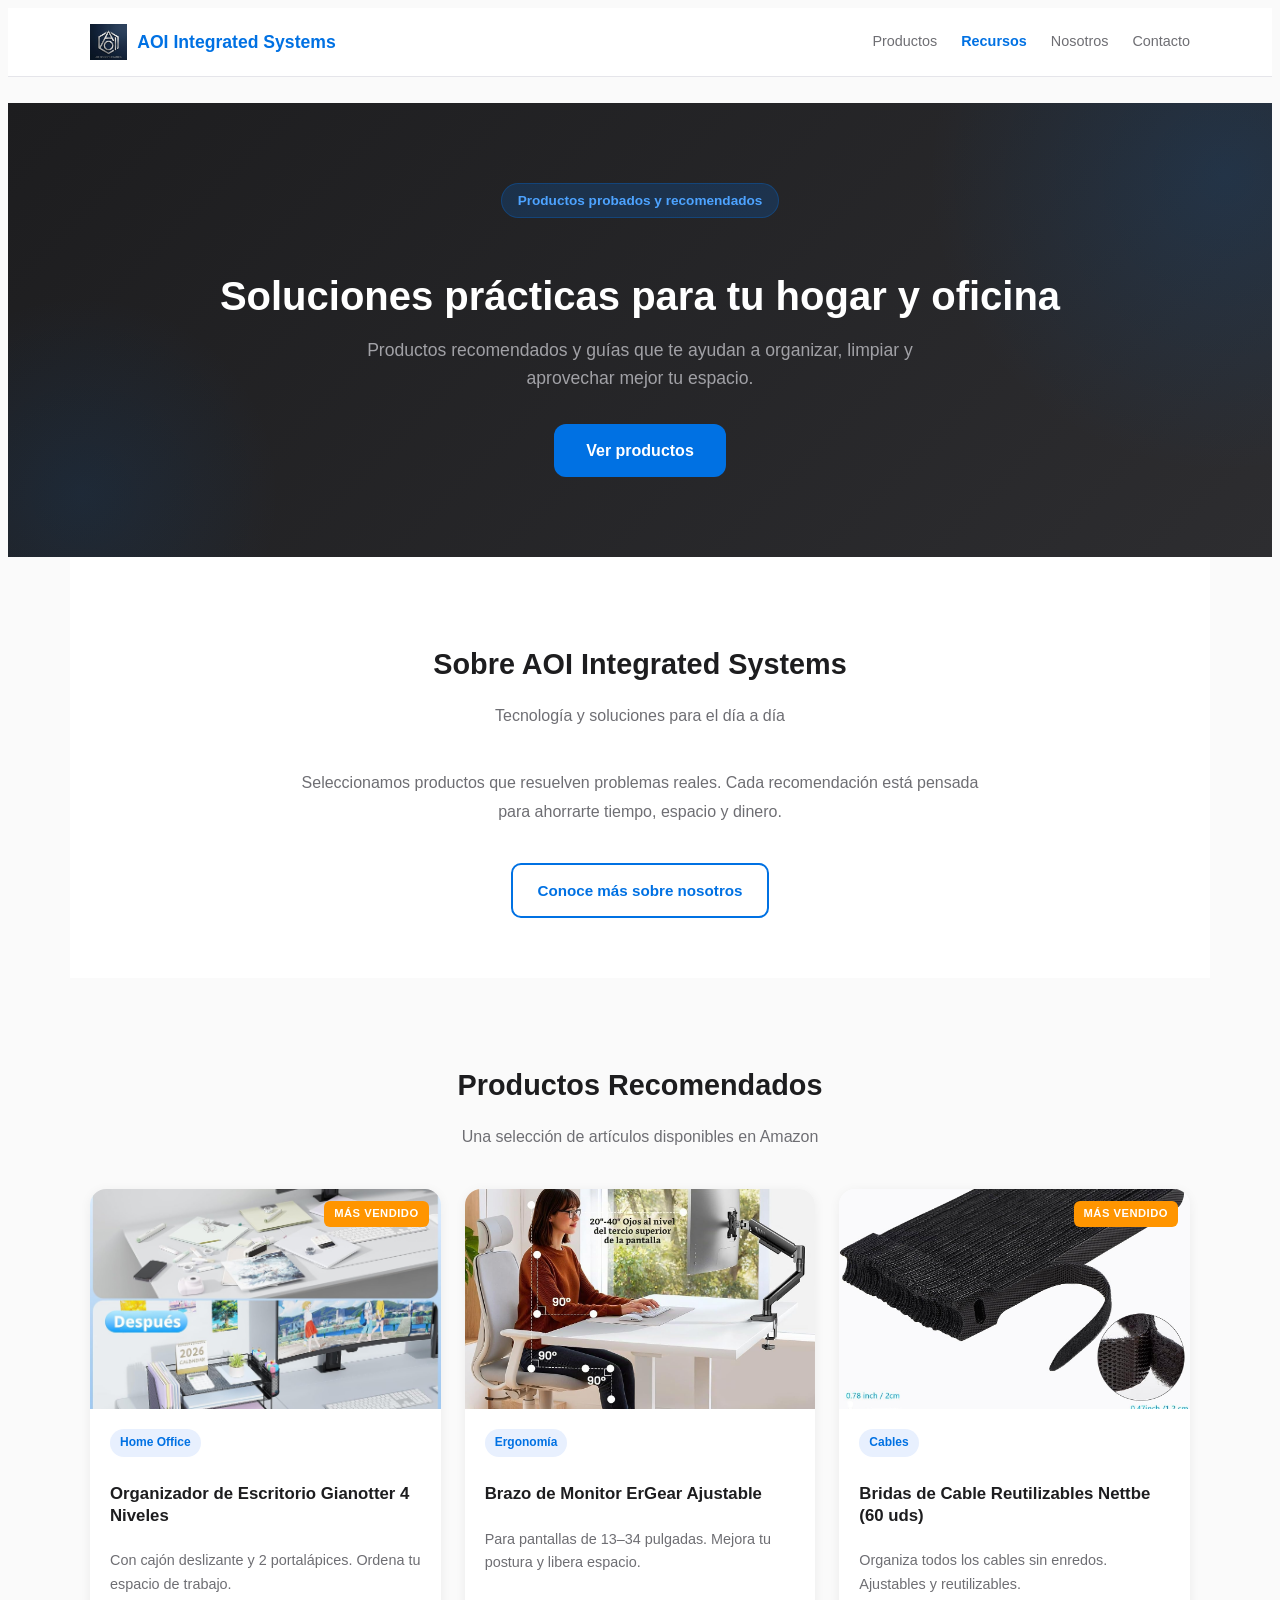
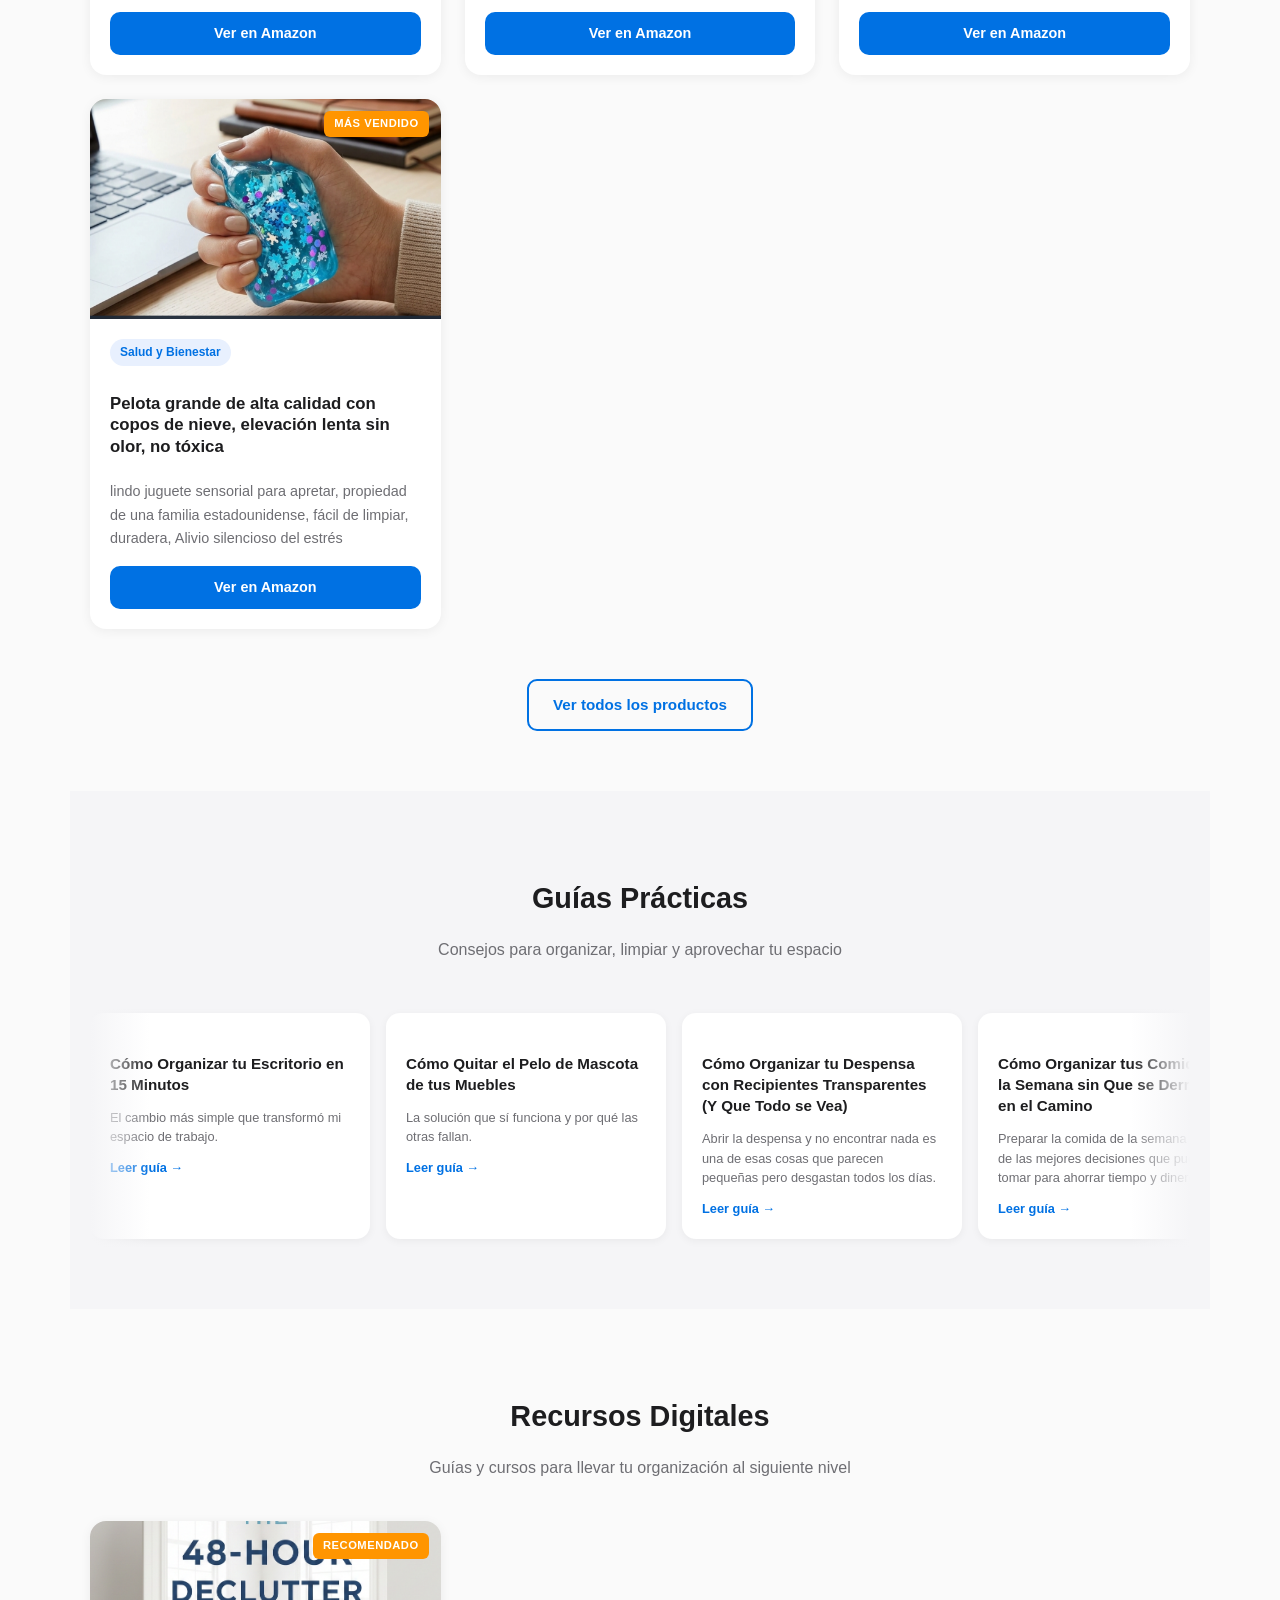
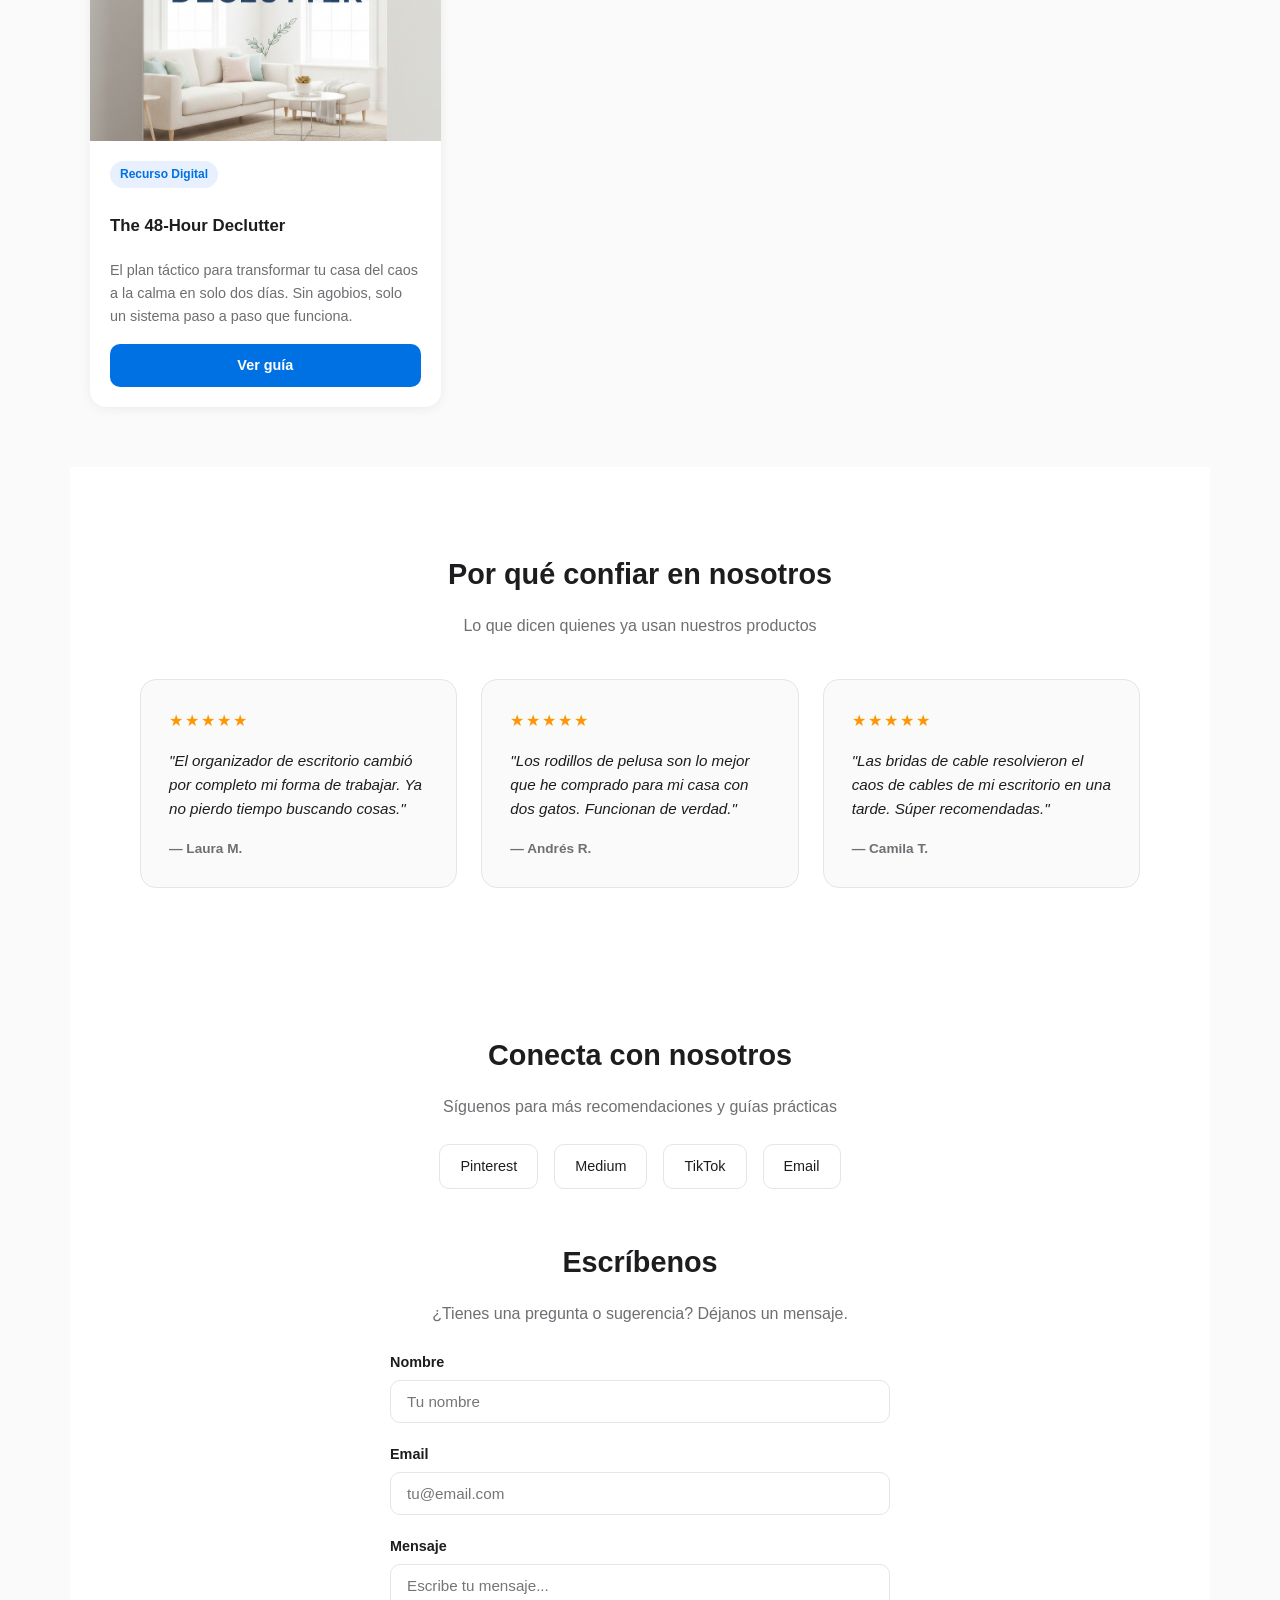
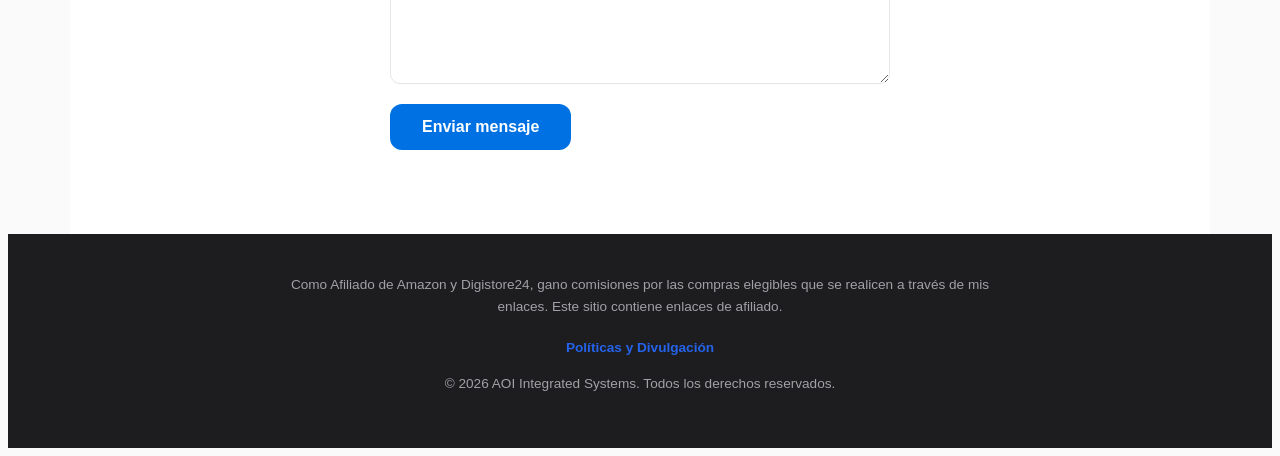
<file: index.html>
﻿﻿<!DOCTYPE html>
<html lang="es">
<head>
  <!-- Google Tag Manager -->
<script>(function(w,d,s,l,i){w[l]=w[l]||[];w[l].push({'gtm.start':
new Date().getTime(),event:'gtm.js'});var f=d.getElementsByTagName(s)[0],
j=d.createElement(s),dl=l!='dataLayer'?'&l='+l:'';j.async=true;j.src=
'https://www.googletagmanager.com/gtm.js?id='+i+dl;f.parentNode.insertBefore(j,f);
})(window,document,'script','dataLayer','GTM-NTPRTN28');</script>
<!-- End Google Tag Manager -->
<meta charset="UTF-8">
<meta name="viewport" content="width=device-width, initial-scale=1.0">
<title>AOI Integrated Systems | Soluciones para tu Hogar y Oficina</title>
<!-- <meta name="description" content="Productos recomendados, guías prácticas y soluciones para organizar tu hogar y oficina."> -->
<meta name="p:domain_verify" content="d62dc23d63197c3e94ced75ddd84fd9a"/>
<link rel="icon" type="image/png" href="img/favicon.ico">
<link rel="stylesheet" href="css/style.css">

<!-- Open Graph para Facebook -->
<meta property="og:type" content="website">
<meta property="og:title" content="AOI Integrated Systems | Soluciones para tu Hogar y Oficina">
<meta property="og:description" content="Productos recomendados y guías prácticas para organizar tu hogar y oficina.">
<meta property="og:image" content="https://carlosmazo1037-beep.github.io/amazon-opportunity-intelligence/img/logo.png">
<meta property="og:url" content="https://carlosmazo1037-beep.github.io/amazon-opportunity-intelligence/index.html">
<meta property="og:site_name" content="AOI Integrated Systems">
</head>
<body>
<!-- Google Tag Manager (noscript) -->
<noscript><iframe src="https://www.googletagmanager.com/ns.html?id=GTM-NTPRTN28"
height="0" width="0" style="display:none;visibility:hidden"></iframe></noscript>
<!-- End Google Tag Manager (noscript) -->
<section class="hero">
<div class="hero-content">
<span class="badge">Productos probados y recomendados</span>
<h1>Soluciones prácticas para tu hogar y oficina</h1>
<p>Productos recomendados y guías que te ayudan a organizar, limpiar y aprovechar mejor tu espacio.</p>
<a href="productos.html" class="btn-primary">Ver productos</a>
</div>
</section>

<section class="section about" id="sobre">
<h2>Sobre AOI Integrated Systems</h2>
<p class="subtitle">Tecnología y soluciones para el día a día</p>
<div class="about-content">
<p>Seleccionamos productos que resuelven problemas reales. Cada recomendación está pensada para ahorrarte tiempo, espacio y dinero.</p>
<a href="nosotros.html" class="btn-secondary">Conoce más sobre nosotros</a>
</div>
</section>

<section class="section" id="productos">
<h2>Productos Recomendados</h2>
<p class="subtitle">Una selección de artículos disponibles en Amazon</p>
<div class="grid" id="productos-destacados"></div>
<div style="text-align: center; margin-top: 30px;">
<a href="productos.html" class="btn-secondary">Ver todos los productos</a>
</div>
</section>

<section class="section carousel-section" id="blog">
<h2>Guías Prácticas</h2>
<p class="subtitle">Consejos para organizar, limpiar y aprovechar tu espacio</p>
<div class="carousel-wrapper">
<div class="carousel-track" id="guias-carrusel"></div>
</div>
</section>

<section class="section" id="recursos">
<h2>Recursos Digitales</h2>
<p class="subtitle">Guías y cursos para llevar tu organización al siguiente nivel</p>
<div class="grid" id="recursos-digitales"></div>
</section>

<section class="section testimonials">
<h2>Por qué confiar en nosotros</h2>
<p class="subtitle">Lo que dicen quienes ya usan nuestros productos</p>
<div class="testimonial-grid">

<div class="testimonial">
<div class="stars">★★★★★</div>
<p>"El organizador de escritorio cambió por completo mi forma de trabajar. Ya no pierdo tiempo buscando cosas."</p>
<div class="author">— Laura M.</div>
</div>

<div class="testimonial">
<div class="stars">★★★★★</div>
<p>"Los rodillos de pelusa son lo mejor que he comprado para mi casa con dos gatos. Funcionan de verdad."</p>
<div class="author">— Andrés R.</div>
</div>

<div class="testimonial">
<div class="stars">★★★★★</div>
<p>"Las bridas de cable resolvieron el caos de cables de mi escritorio en una tarde. Súper recomendadas."</p>
<div class="author">— Camila T.</div>
</div>

</div>
</section>

<section class="section contact" id="contacto">
<h2>Conecta con nosotros</h2>
<p>Síguenos para más recomendaciones y guías prácticas</p>
<div class="social" id="contacto-redes"></div>

<h2 style="margin-top: 50px;">Escríbenos</h2>
<p>¿Tienes una pregunta o sugerencia? Déjanos un mensaje.</p>
<div id="formulario-contacto"></div>
</section>

<script src="js/layout.js"></script>
<script src="js/productos.js"></script>
<script src="js/recursos.js"></script>
<script src="js/guias.js"></script>
<script src="js/contacto.js"></script>
<script src="js/formulario.js"></script>
<script src="js/main.js"></script>
<script>
  renderProductos('productos-destacados', 4);
  renderRecursos('recursos-digitales');
  renderGuias('guias-carrusel');
  renderContacto('contacto-redes');
  renderFormularioContacto('formulario-contacto');
</script>

</body>
</html>
</file>
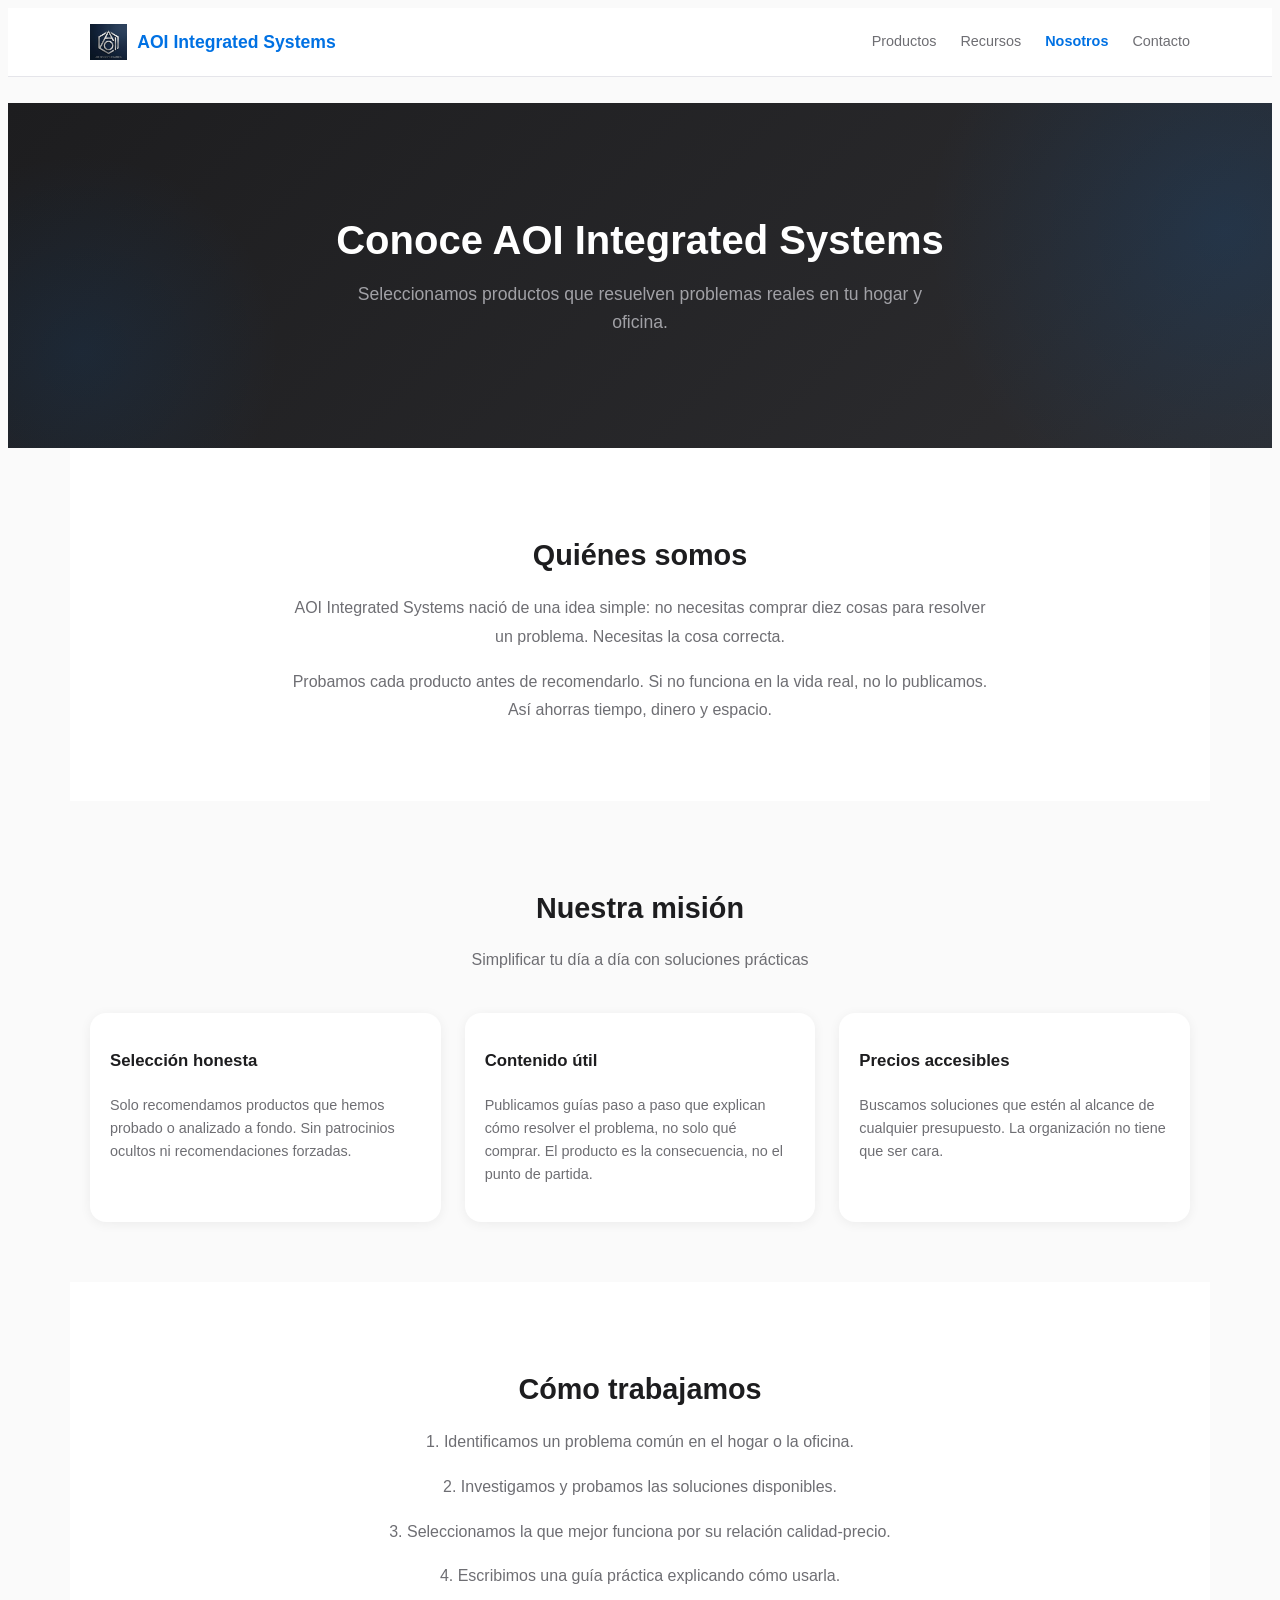
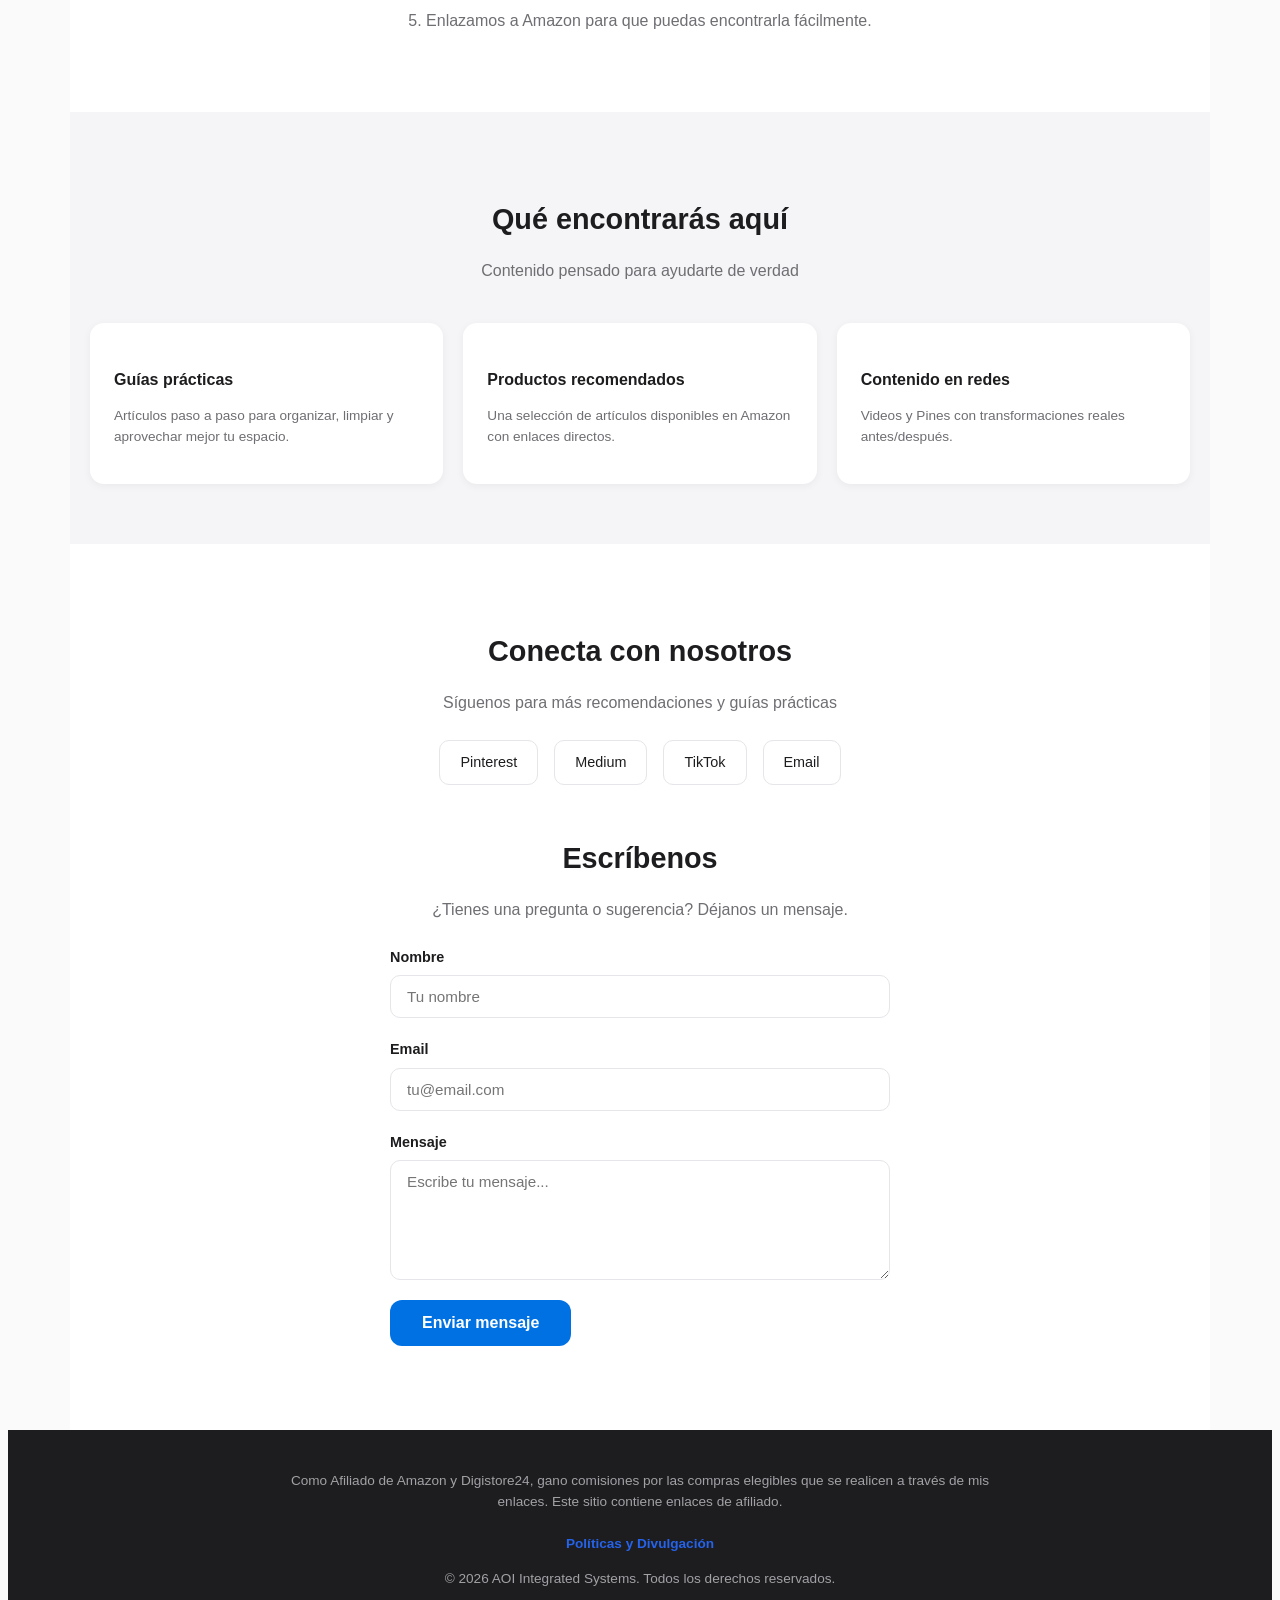
<file: nosotros.html>
﻿﻿<!DOCTYPE html>
<html lang="es">
<head>
  <!-- Google Tag Manager -->
<script>(function(w,d,s,l,i){w[l]=w[l]||[];w[l].push({'gtm.start':
new Date().getTime(),event:'gtm.js'});var f=d.getElementsByTagName(s)[0],
j=d.createElement(s),dl=l!='dataLayer'?'&l='+l:'';j.async=true;j.src=
'https://www.googletagmanager.com/gtm.js?id='+i+dl;f.parentNode.insertBefore(j,f);
})(window,document,'script','dataLayer','GTM-NTPRTN28');</script>
<!-- End Google Tag Manager -->
<meta charset="UTF-8">
<meta name="viewport" content="width=device-width, initial-scale=1.0">
<title>Sobre Nosotros | AOI Integrated Systems</title>
<meta name="description" content="Conoce la misión, los valores y el proceso de AOI Integrated Systems.">
<link rel="icon" type="image/png" href="img/favicon.png">
<link rel="stylesheet" href="css/style.css">
</head>
<body>
<!-- Google Tag Manager (noscript) -->
<noscript><iframe src="https://www.googletagmanager.com/ns.html?id=GTM-NTPRTN28"
height="0" width="0" style="display:none;visibility:hidden"></iframe></noscript>
<!-- End Google Tag Manager (noscript) -->
<section class="hero">
<h1>Conoce AOI Integrated Systems</h1>
<p>Seleccionamos productos que resuelven problemas reales en tu hogar y oficina.</p>
</section>

<section class="section about">
<h2>Quiénes somos</h2>
<div class="about-content">
<p>AOI Integrated Systems nació de una idea simple: no necesitas comprar diez cosas para resolver un problema. Necesitas la cosa correcta.</p>
<p>Probamos cada producto antes de recomendarlo. Si no funciona en la vida real, no lo publicamos. Así ahorras tiempo, dinero y espacio.</p>
</div>
</section>

<section class="section">
<h2>Nuestra misión</h2>
<p class="subtitle">Simplificar tu día a día con soluciones prácticas</p>
<div class="grid">
<div class="card">
<div class="card-body">
<h3>Selección honesta</h3>
<p>Solo recomendamos productos que hemos probado o analizado a fondo. Sin patrocinios ocultos ni recomendaciones forzadas.</p>
</div>
</div>
<div class="card">
<div class="card-body">
<h3>Contenido útil</h3>
<p>Publicamos guías paso a paso que explican cómo resolver el problema, no solo qué comprar. El producto es la consecuencia, no el punto de partida.</p>
</div>
</div>
<div class="card">
<div class="card-body">
<h3>Precios accesibles</h3>
<p>Buscamos soluciones que estén al alcance de cualquier presupuesto. La organización no tiene que ser cara.</p>
</div>
</div>
</div>
</section>

<section class="section about">
<h2>Cómo trabajamos</h2>
<div class="about-content">
<p>1. Identificamos un problema común en el hogar o la oficina.</p>
<p>2. Investigamos y probamos las soluciones disponibles.</p>
<p>3. Seleccionamos la que mejor funciona por su relación calidad-precio.</p>
<p>4. Escribimos una guía práctica explicando cómo usarla.</p>
<p>5. Enlazamos a Amazon para que puedas encontrarla fácilmente.</p>
</div>
</section>

<section class="section blog">
<h2>Qué encontrarás aquí</h2>
<p class="subtitle">Contenido pensado para ayudarte de verdad</p>
<div class="blog-grid">
<div class="blog-card">
<h4>Guías prácticas</h4>
<p>Artículos paso a paso para organizar, limpiar y aprovechar mejor tu espacio.</p>
</div>
<div class="blog-card">
<h4>Productos recomendados</h4>
<p>Una selección de artículos disponibles en Amazon con enlaces directos.</p>
</div>
<div class="blog-card">
<h4>Contenido en redes</h4>
<p>Videos y Pines con transformaciones reales antes/después.</p>
</div>
</div>
</section>

<section class="section contact" id="contacto">
<h2>Conecta con nosotros</h2>
<p>Síguenos para más recomendaciones y guías prácticas</p>
<div class="social" id="contacto-redes"></div>

<h2 style="margin-top: 50px;">Escríbenos</h2>
<p>¿Tienes una pregunta o sugerencia? Déjanos un mensaje.</p>
<div id="formulario-contacto"></div>
</section>

<script src="js/layout.js"></script>
<script src="js/productos.js"></script>
<script src="js/guias.js"></script>
<script src="js/contacto.js"></script>
<script src="js/formulario.js"></script>
<script src="js/main.js"></script>
<script>
  renderProductos('productos-destacados', 4);
  renderGuias('guias-carrusel');
  renderContacto('contacto-redes');
  renderFormularioContacto('formulario-contacto');
</script>
</body>
</html>
</file>
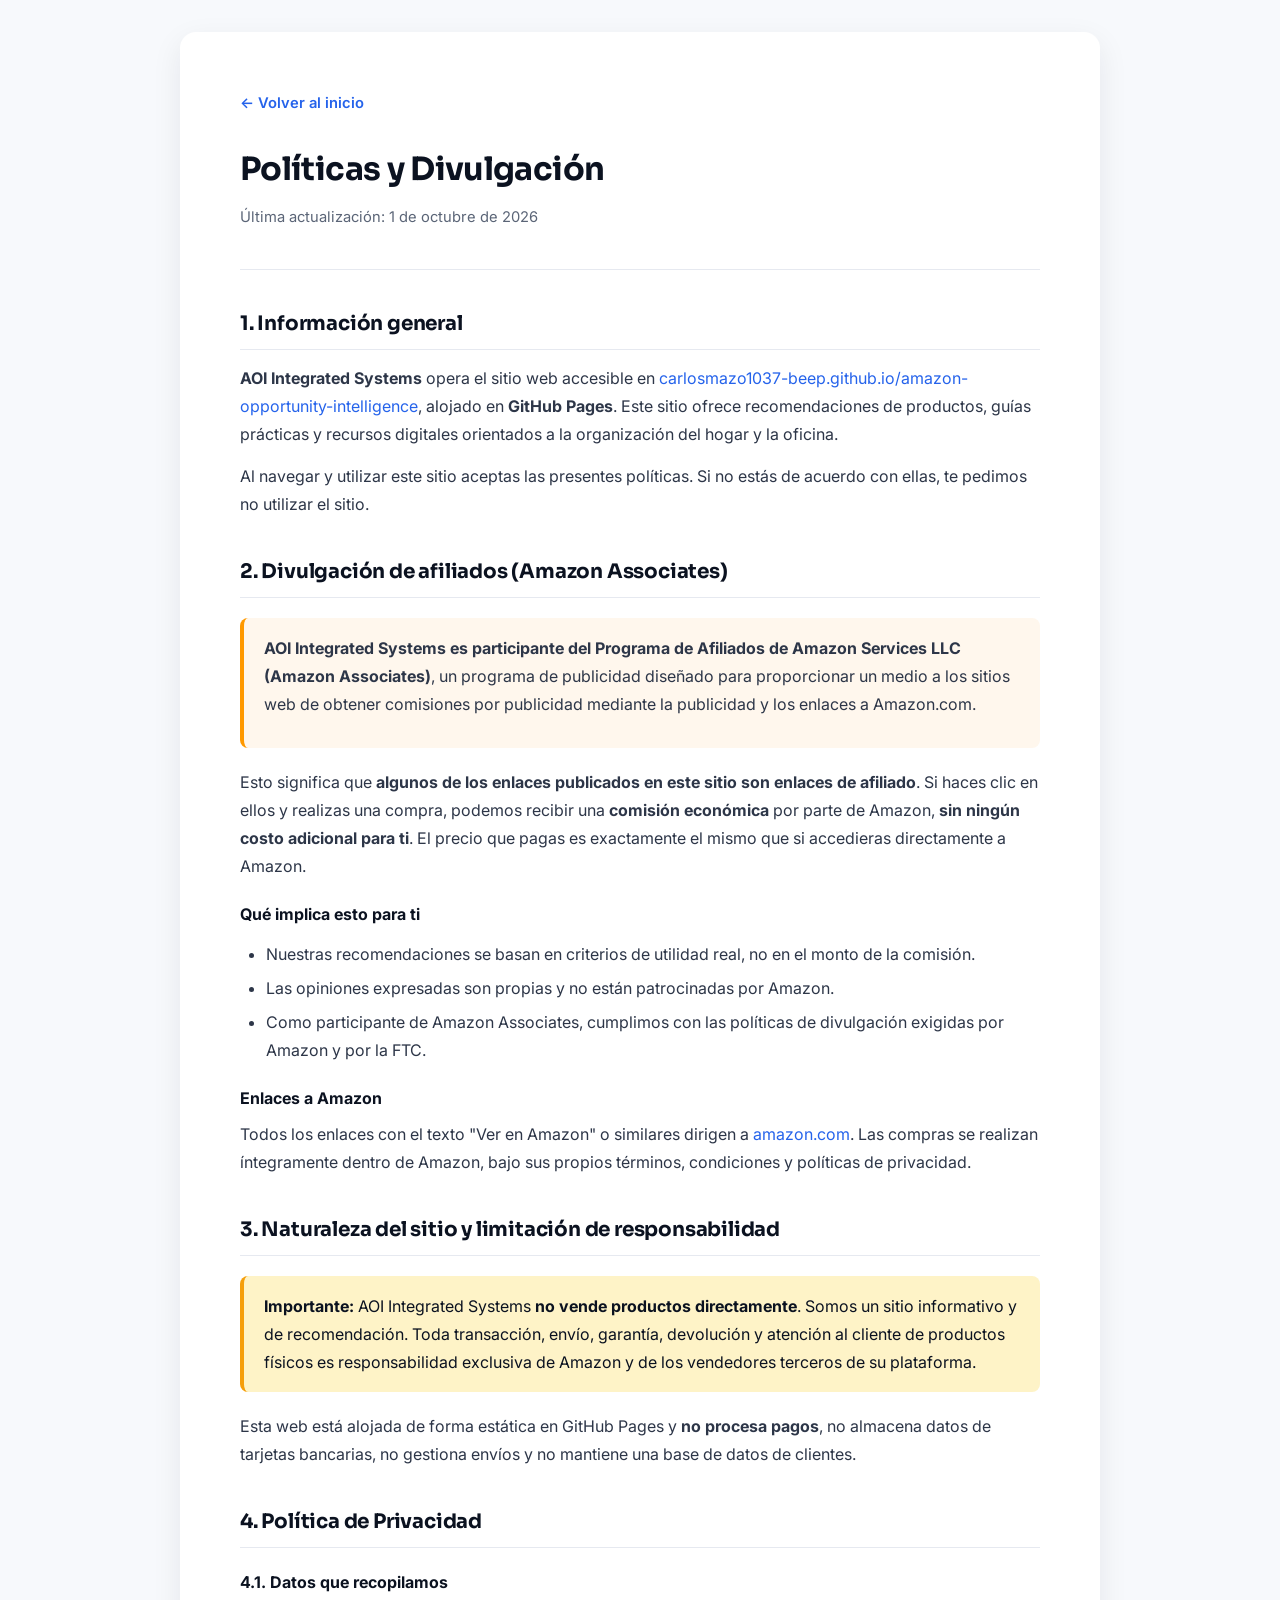
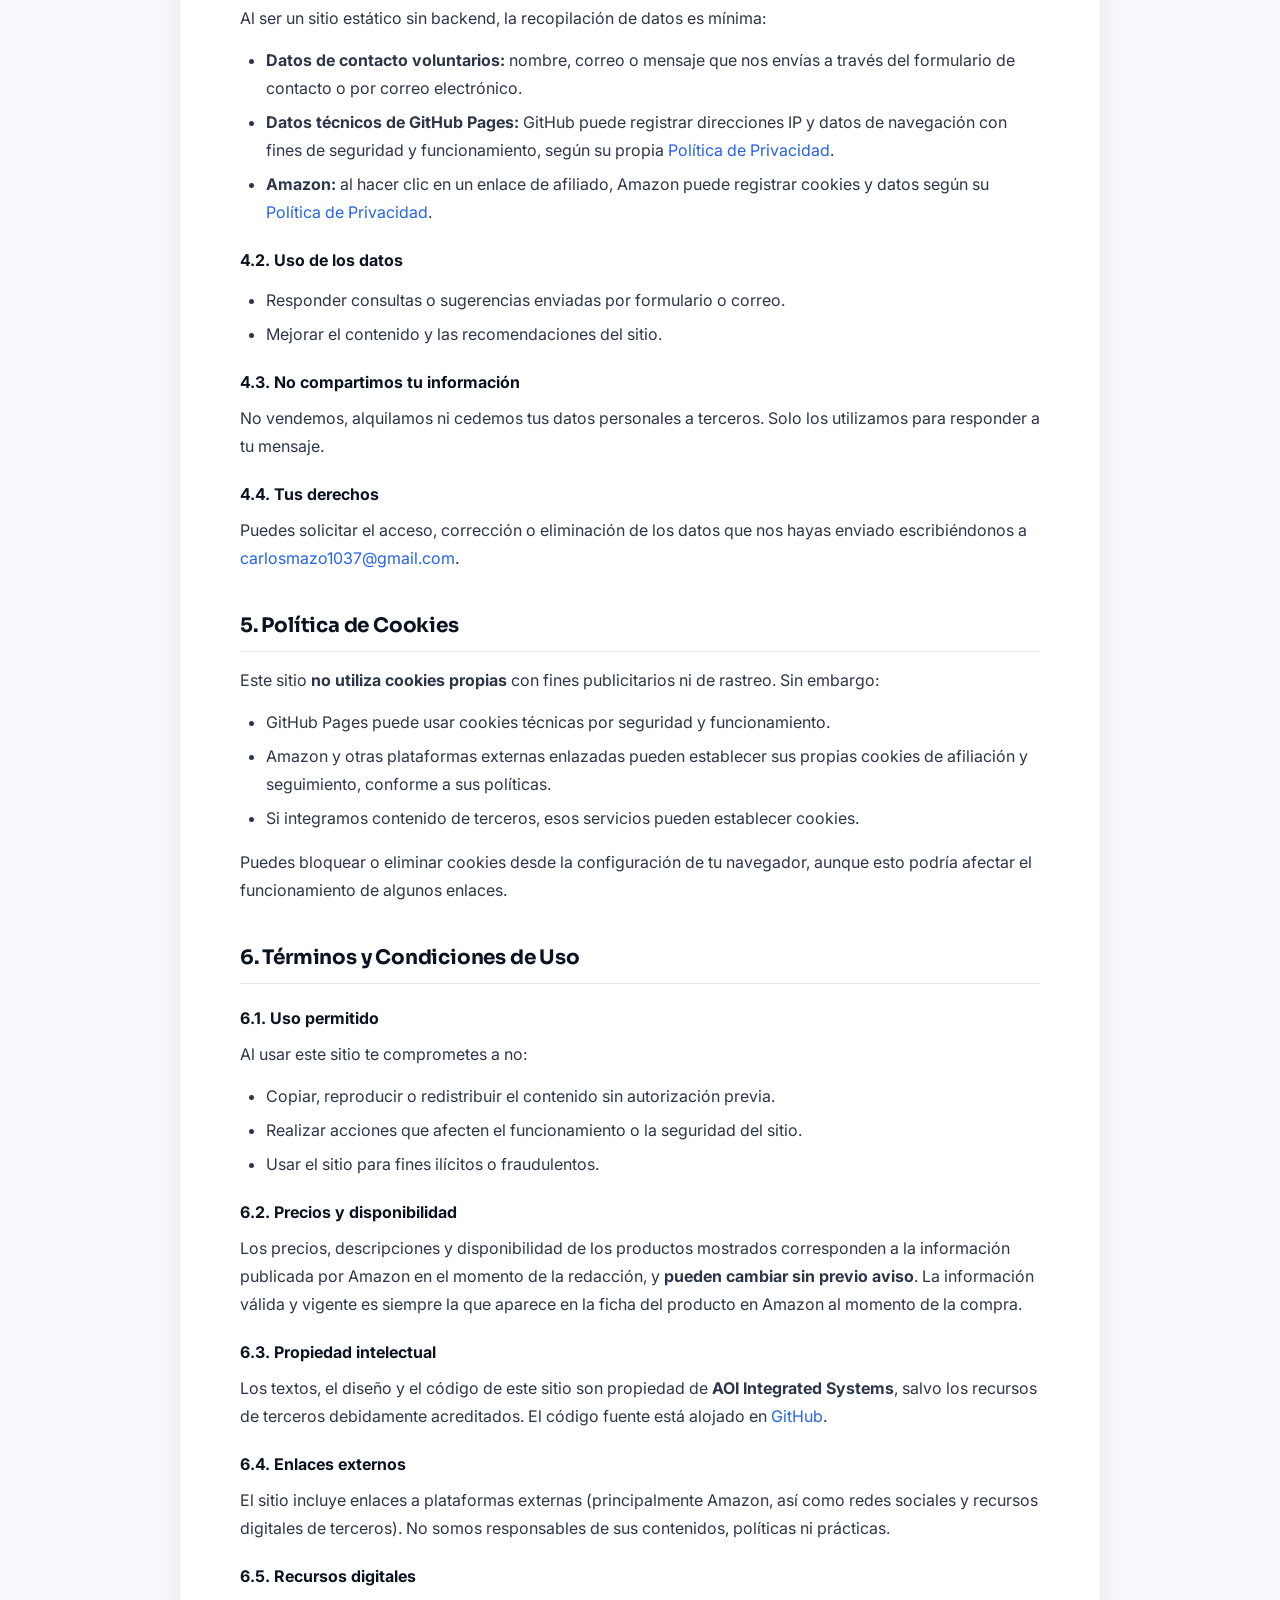
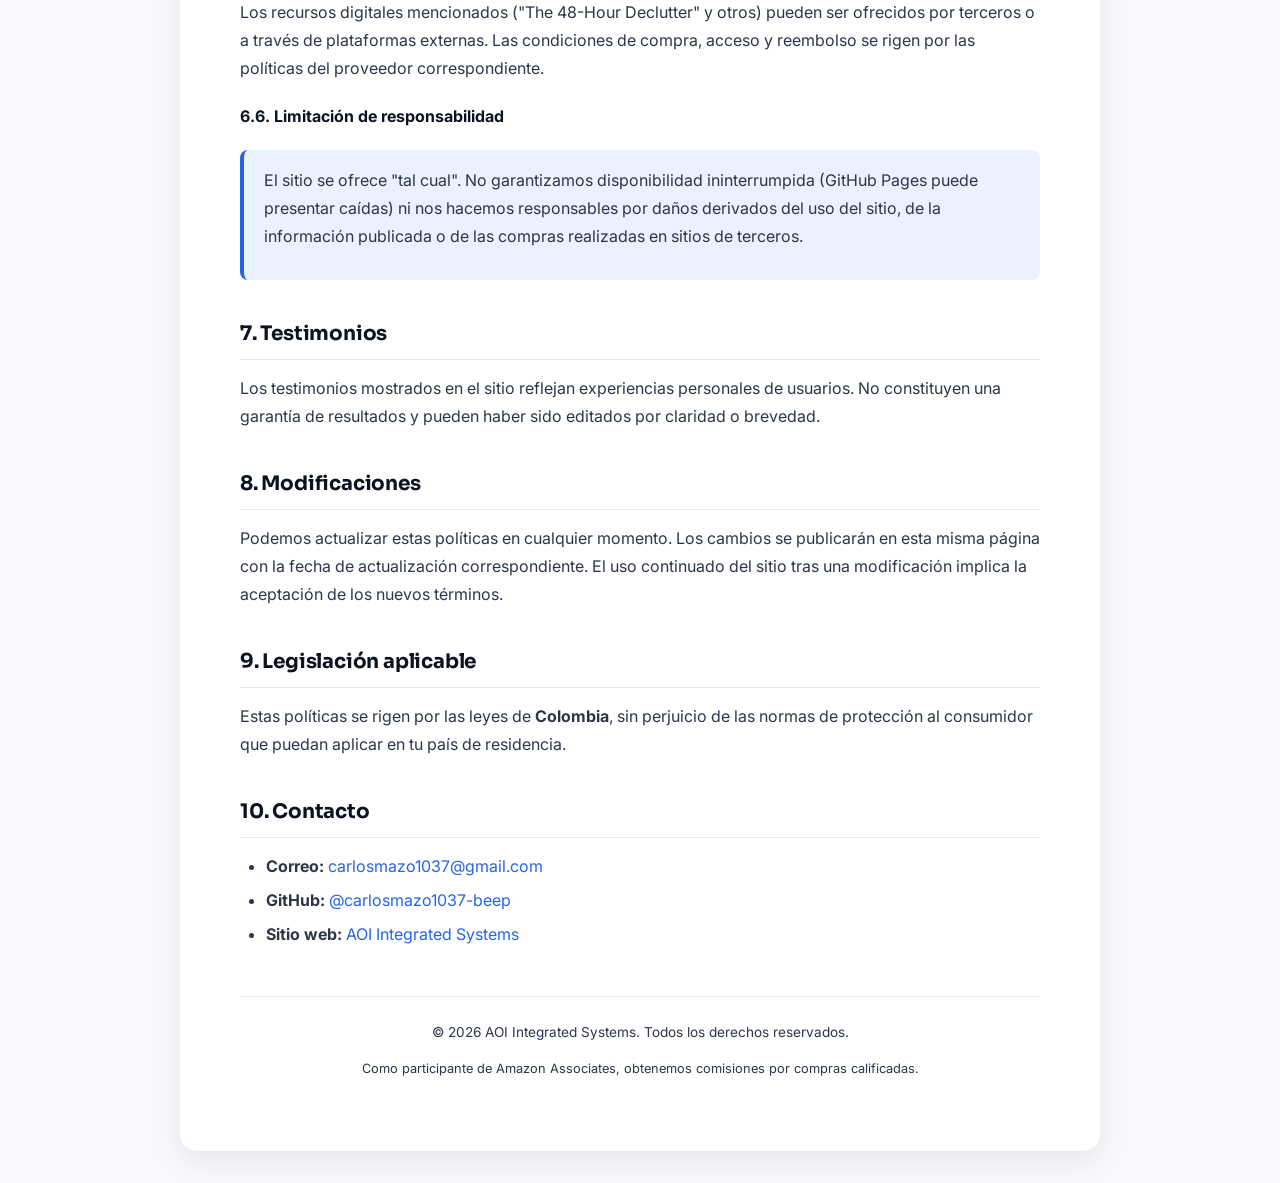
<file: politicas.html>
﻿<!DOCTYPE html>
<html lang="es">
<head>
  <!-- Google Tag Manager -->
  <script>(function(w,d,s,l,i){w[l]=w[l]||[];w[l].push({'gtm.start':
  new Date().getTime(),event:'gtm.js'});var f=d.getElementsByTagName(s)[0],
  j=d.createElement(s),dl=l!='dataLayer'?'&l='+l:'';j.async=true;j.src=
  'https://www.googletagmanager.com/gtm.js?id='+i+dl;f.parentNode.insertBefore(j,f);
  })(window,document,'script','dataLayer','GTM-NTPRTN28');</script>
  <!-- End Google Tag Manager -->
  <meta charset="UTF-8">
  <meta name="viewport" content="width=device-width, initial-scale=1.0">
  <title>Políticas y Divulgación - AOI Integrated Systems</title>
  <meta name="description" content="Políticas de privacidad, términos de uso y divulgación de afiliados de AOI Integrated Systems.">

  <link rel="preconnect" href="https://fonts.googleapis.com">
  <link rel="preconnect" href="https://fonts.gstatic.com" crossorigin>
  <link href="https://fonts.googleapis.com/css2?family=Inter:wght@400;500;600;700&family=Sora:wght@600;700&display=swap" rel="stylesheet">

  <style>
    :root{
      --ink:#0b1220;--muted:#5b6577;--line:#e6e9f0;--bg:#f7f9fc;
      --accent:#2563eb;--accent-soft:#eaf1ff;--amber:#f59e0b;--amber-soft:#fef3c7;
      --amazon:#ff9900;--amazon-soft:#fff7ed;
      --radius:16px;--shadow:0 10px 30px rgba(11,18,32,.08);
      --font-title:"Sora",system-ui,sans-serif;
      --font-body:"Inter",system-ui,sans-serif;
    }
    *{margin:0;padding:0;box-sizing:border-box}
    body{font-family:var(--font-body);line-height:1.75;color:var(--ink);background:var(--bg);padding:32px 20px}
    .container{max-width:920px;margin:0 auto;background:#fff;padding:56px 60px;border-radius:var(--radius);box-shadow:var(--shadow)}
    .back-link{display:inline-flex;align-items:center;gap:6px;margin-bottom:24px;color:var(--accent);text-decoration:none;font-weight:600;font-size:.92rem}
    .back-link:hover{text-decoration:underline}
    header{border-bottom:1px solid var(--line);padding-bottom:24px;margin-bottom:36px}
    header h1{font-family:var(--font-title);color:var(--ink);font-size:2rem;letter-spacing:-.02em;margin-bottom:8px}
    .fecha{color:var(--muted);font-size:.92rem}
    h2{font-family:var(--font-title);color:var(--ink);font-size:1.25rem;margin-top:36px;margin-bottom:14px;padding-bottom:8px;border-bottom:1px solid var(--line);letter-spacing:-.01em}
    h3{color:var(--ink);font-size:1rem;margin-top:20px;margin-bottom:8px}
    p{margin-bottom:14px;color:#2d3648}
    ul,ol{margin:12px 0 16px 26px}
    li{margin-bottom:6px;color:#2d3648}
    a{color:var(--accent);text-decoration:none}
    a:hover{text-decoration:underline}
    .highlight{background:var(--accent-soft);border-left:4px solid var(--accent);padding:16px 20px;margin:20px 0;border-radius:8px}
    .warning{background:var(--amber-soft);border-left:4px solid var(--amber);padding:16px 20px;margin:20px 0;border-radius:8px}
    .amazon{background:var(--amazon-soft);border-left:4px solid var(--amazon);padding:16px 20px;margin:20px 0;border-radius:8px}
    footer{margin-top:48px;padding-top:24px;border-top:1px solid var(--line);text-align:center;color:var(--muted);font-size:.85rem}
    @media (max-width:640px){
      .container{padding:32px 22px;border-radius:12px}
      header h1{font-size:1.55rem}
      h2{font-size:1.12rem}
    }
  </style>
</head>
<body>
<!-- Google Tag Manager (noscript) -->
<noscript><iframe src="https://www.googletagmanager.com/ns.html?id=GTM-NTPRTN28"
height="0" width="0" style="display:none;visibility:hidden"></iframe></noscript>
<!-- End Google Tag Manager (noscript) -->

<div class="container">
  <a href="index.html" class="back-link">&larr; Volver al inicio</a>
  <header>
    <h1>Políticas y Divulgación</h1>
    <p class="fecha">Última actualización: 1 de octubre de 2026</p>
  </header>

  <section>
    <h2>1. Información general</h2>
    <p><strong>AOI Integrated Systems</strong> opera el sitio web accesible en <a href="https://carlosmazo1037-beep.github.io/amazon-opportunity-intelligence/" target="_blank" rel="noopener">carlosmazo1037-beep.github.io/amazon-opportunity-intelligence</a>, alojado en <strong>GitHub Pages</strong>. Este sitio ofrece recomendaciones de productos, guías prácticas y recursos digitales orientados a la organización del hogar y la oficina.</p>
    <p>Al navegar y utilizar este sitio aceptas las presentes políticas. Si no estás de acuerdo con ellas, te pedimos no utilizar el sitio.</p>
  </section>

  <section>
    <h2>2. Divulgación de afiliados (Amazon Associates)</h2>
    <div class="amazon">
      <p><strong>AOI Integrated Systems es participante del Programa de Afiliados de Amazon Services LLC (Amazon Associates)</strong>, un programa de publicidad diseñado para proporcionar un medio a los sitios web de obtener comisiones por publicidad mediante la publicidad y los enlaces a Amazon.com.</p>
    </div>
    <p>Esto significa que <strong>algunos de los enlaces publicados en este sitio son enlaces de afiliado</strong>. Si haces clic en ellos y realizas una compra, podemos recibir una <strong>comisión económica</strong> por parte de Amazon, <strong>sin ningún costo adicional para ti</strong>. El precio que pagas es exactamente el mismo que si accedieras directamente a Amazon.</p>
    <h3>Qué implica esto para ti</h3>
    <ul>
      <li>Nuestras recomendaciones se basan en criterios de utilidad real, no en el monto de la comisión.</li>
      <li>Las opiniones expresadas son propias y no están patrocinadas por Amazon.</li>
      <li>Como participante de Amazon Associates, cumplimos con las políticas de divulgación exigidas por Amazon y por la FTC.</li>
    </ul>
    <h3>Enlaces a Amazon</h3>
    <p>Todos los enlaces con el texto "Ver en Amazon" o similares dirigen a <a href="https://www.amazon.com" target="_blank" rel="noopener nofollow sponsored">amazon.com</a>. Las compras se realizan íntegramente dentro de Amazon, bajo sus propios términos, condiciones y políticas de privacidad.</p>
  </section>

  <section>
    <h2>3. Naturaleza del sitio y limitación de responsabilidad</h2>
    <div class="warning">
      <strong>Importante:</strong> AOI Integrated Systems <strong>no vende productos directamente</strong>. Somos un sitio informativo y de recomendación. Toda transacción, envío, garantía, devolución y atención al cliente de productos físicos es responsabilidad exclusiva de Amazon y de los vendedores terceros de su plataforma.
    </div>
    <p>Esta web está alojada de forma estática en GitHub Pages y <strong>no procesa pagos</strong>, no almacena datos de tarjetas bancarias, no gestiona envíos y no mantiene una base de datos de clientes.</p>
  </section>

  <section>
    <h2>4. Política de Privacidad</h2>
    <h3>4.1. Datos que recopilamos</h3>
    <p>Al ser un sitio estático sin backend, la recopilación de datos es mínima:</p>
    <ul>
      <li><strong>Datos de contacto voluntarios:</strong> nombre, correo o mensaje que nos envías a través del formulario de contacto o por correo electrónico.</li>
      <li><strong>Datos técnicos de GitHub Pages:</strong> GitHub puede registrar direcciones IP y datos de navegación con fines de seguridad y funcionamiento, según su propia <a href="https://docs.github.com/es/site-policy/privacy-policies/github-privacy-statement" target="_blank" rel="noopener">Política de Privacidad</a>.</li>
      <li><strong>Amazon:</strong> al hacer clic en un enlace de afiliado, Amazon puede registrar cookies y datos según su <a href="https://www.amazon.com/privacy" target="_blank" rel="noopener nofollow">Política de Privacidad</a>.</li>
    </ul>
    <h3>4.2. Uso de los datos</h3>
    <ul>
      <li>Responder consultas o sugerencias enviadas por formulario o correo.</li>
      <li>Mejorar el contenido y las recomendaciones del sitio.</li>
    </ul>
    <h3>4.3. No compartimos tu información</h3>
    <p>No vendemos, alquilamos ni cedemos tus datos personales a terceros. Solo los utilizamos para responder a tu mensaje.</p>
    <h3>4.4. Tus derechos</h3>
    <p>Puedes solicitar el acceso, corrección o eliminación de los datos que nos hayas enviado escribiéndonos a <a href="mailto:carlosmazo1037@gmail.com">carlosmazo1037@gmail.com</a>.</p>
  </section>

  <section>
    <h2>5. Política de Cookies</h2>
    <p>Este sitio <strong>no utiliza cookies propias</strong> con fines publicitarios ni de rastreo. Sin embargo:</p>
    <ul>
      <li>GitHub Pages puede usar cookies técnicas por seguridad y funcionamiento.</li>
      <li>Amazon y otras plataformas externas enlazadas pueden establecer sus propias cookies de afiliación y seguimiento, conforme a sus políticas.</li>
      <li>Si integramos contenido de terceros, esos servicios pueden establecer cookies.</li>
    </ul>
    <p>Puedes bloquear o eliminar cookies desde la configuración de tu navegador, aunque esto podría afectar el funcionamiento de algunos enlaces.</p>
  </section>

  <section>
    <h2>6. Términos y Condiciones de Uso</h2>
    <h3>6.1. Uso permitido</h3>
    <p>Al usar este sitio te comprometes a no:</p>
    <ul>
      <li>Copiar, reproducir o redistribuir el contenido sin autorización previa.</li>
      <li>Realizar acciones que afecten el funcionamiento o la seguridad del sitio.</li>
      <li>Usar el sitio para fines ilícitos o fraudulentos.</li>
    </ul>
    <h3>6.2. Precios y disponibilidad</h3>
    <p>Los precios, descripciones y disponibilidad de los productos mostrados corresponden a la información publicada por Amazon en el momento de la redacción, y <strong>pueden cambiar sin previo aviso</strong>. La información válida y vigente es siempre la que aparece en la ficha del producto en Amazon al momento de la compra.</p>
    <h3>6.3. Propiedad intelectual</h3>
    <p>Los textos, el diseño y el código de este sitio son propiedad de <strong>AOI Integrated Systems</strong>, salvo los recursos de terceros debidamente acreditados. El código fuente está alojado en <a href="https://github.com/carlosmazo1037-beep/amazon-opportunity-intelligence" target="_blank" rel="noopener">GitHub</a>.</p>
    <h3>6.4. Enlaces externos</h3>
    <p>El sitio incluye enlaces a plataformas externas (principalmente Amazon, así como redes sociales y recursos digitales de terceros). No somos responsables de sus contenidos, políticas ni prácticas.</p>
    <h3>6.5. Recursos digitales</h3>
    <p>Los recursos digitales mencionados ("The 48-Hour Declutter" y otros) pueden ser ofrecidos por terceros o a través de plataformas externas. Las condiciones de compra, acceso y reembolso se rigen por las políticas del proveedor correspondiente.</p>
    <h3>6.6. Limitación de responsabilidad</h3>
    <div class="highlight">
      <p>El sitio se ofrece "tal cual". No garantizamos disponibilidad ininterrumpida (GitHub Pages puede presentar caídas) ni nos hacemos responsables por daños derivados del uso del sitio, de la información publicada o de las compras realizadas en sitios de terceros.</p>
    </div>
  </section>

  <section>
    <h2>7. Testimonios</h2>
    <p>Los testimonios mostrados en el sitio reflejan experiencias personales de usuarios. No constituyen una garantía de resultados y pueden haber sido editados por claridad o brevedad.</p>
  </section>

  <section>
    <h2>8. Modificaciones</h2>
    <p>Podemos actualizar estas políticas en cualquier momento. Los cambios se publicarán en esta misma página con la fecha de actualización correspondiente. El uso continuado del sitio tras una modificación implica la aceptación de los nuevos términos.</p>
  </section>

  <section>
    <h2>9. Legislación aplicable</h2>
    <p>Estas políticas se rigen por las leyes de <strong>Colombia</strong>, sin perjuicio de las normas de protección al consumidor que puedan aplicar en tu país de residencia.</p>
  </section>

  <section>
    <h2>10. Contacto</h2>
    <ul>
      <li><strong>Correo:</strong> <a href="mailto:carlosmazo1037@gmail.com">carlosmazo1037@gmail.com</a></li>
      <li><strong>GitHub:</strong> <a href="https://github.com/carlosmazo1037-beep" target="_blank" rel="noopener">@carlosmazo1037-beep</a></li>
      <li><strong>Sitio web:</strong> <a href="https://carlosmazo1037-beep.github.io/amazon-opportunity-intelligence/" target="_blank" rel="noopener">AOI Integrated Systems</a></li>
    </ul>
  </section>

  <footer>
    <p>&copy; 2026 AOI Integrated Systems. Todos los derechos reservados.</p>
    <p style="margin-top:8px;font-size:.8rem;">Como participante de Amazon Associates, obtenemos comisiones por compras calificadas.</p>
  </footer>
</div>
</body>
</html>
</file>
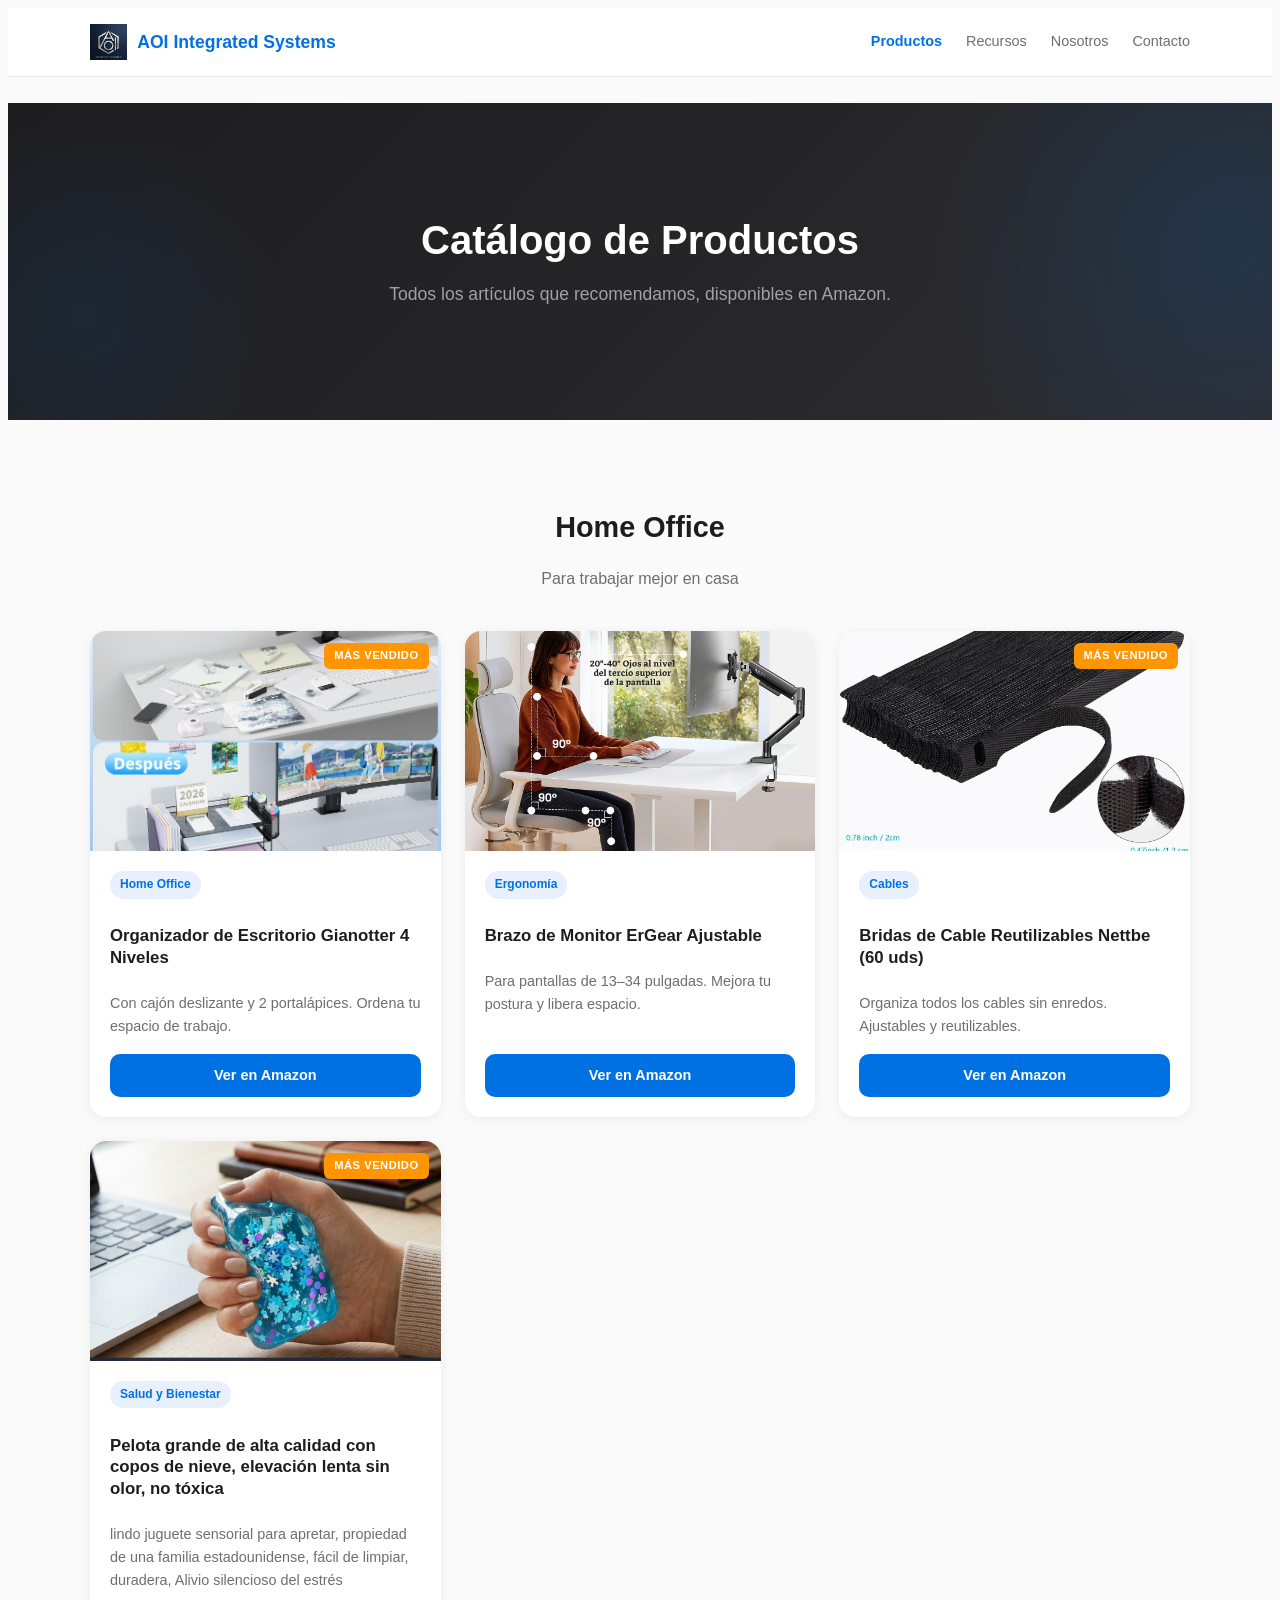
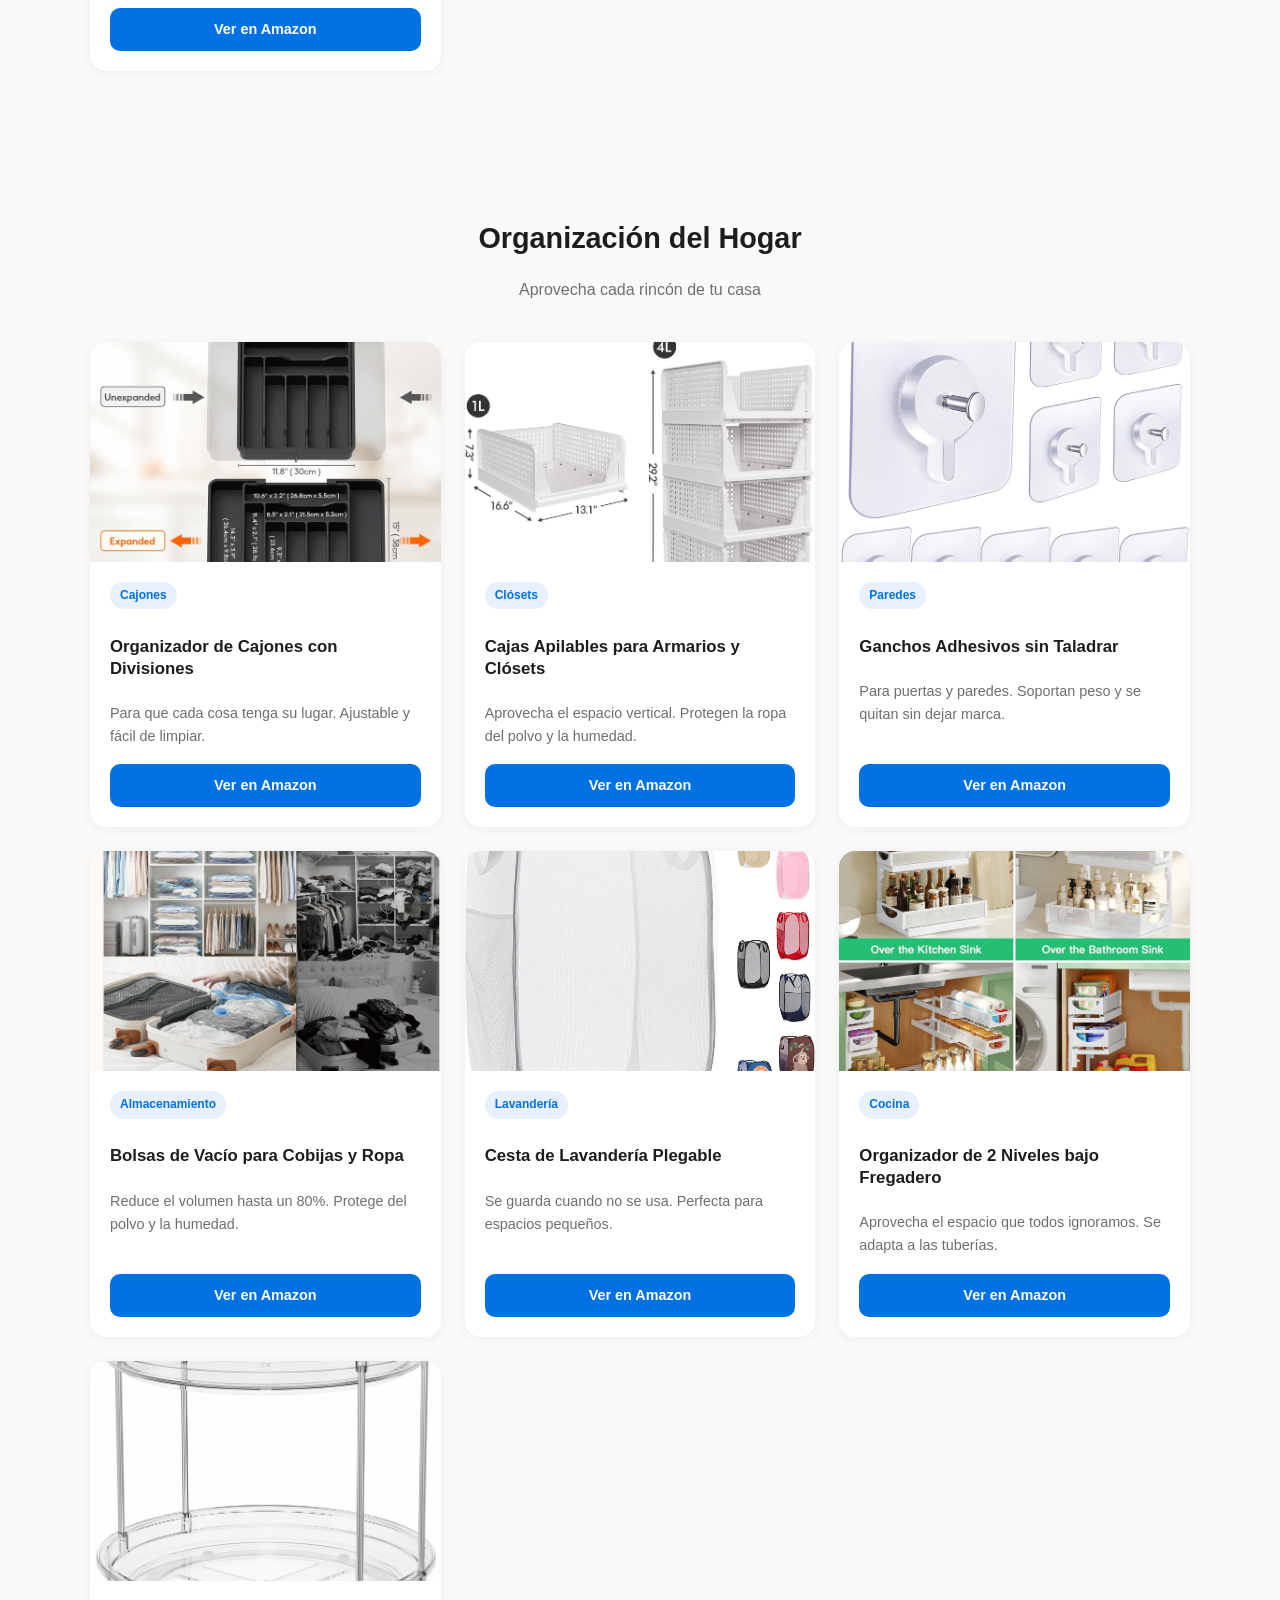
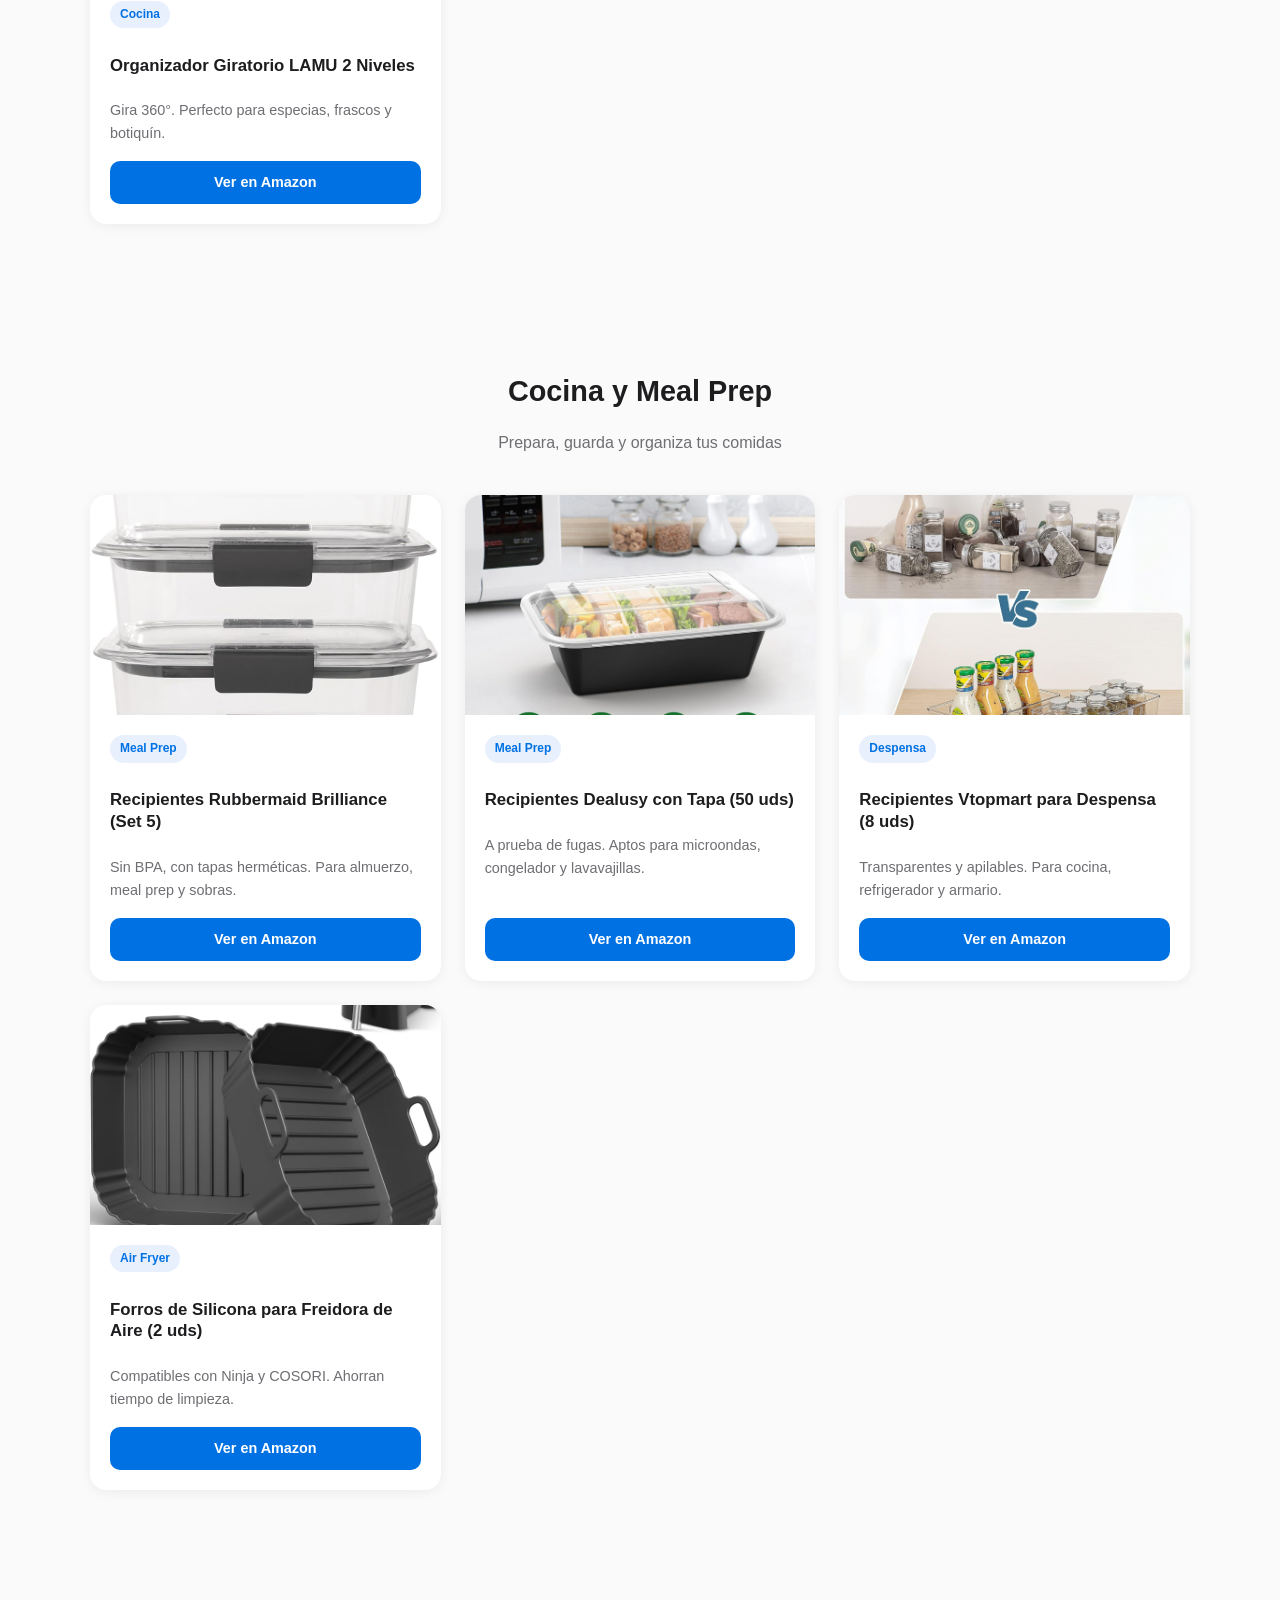
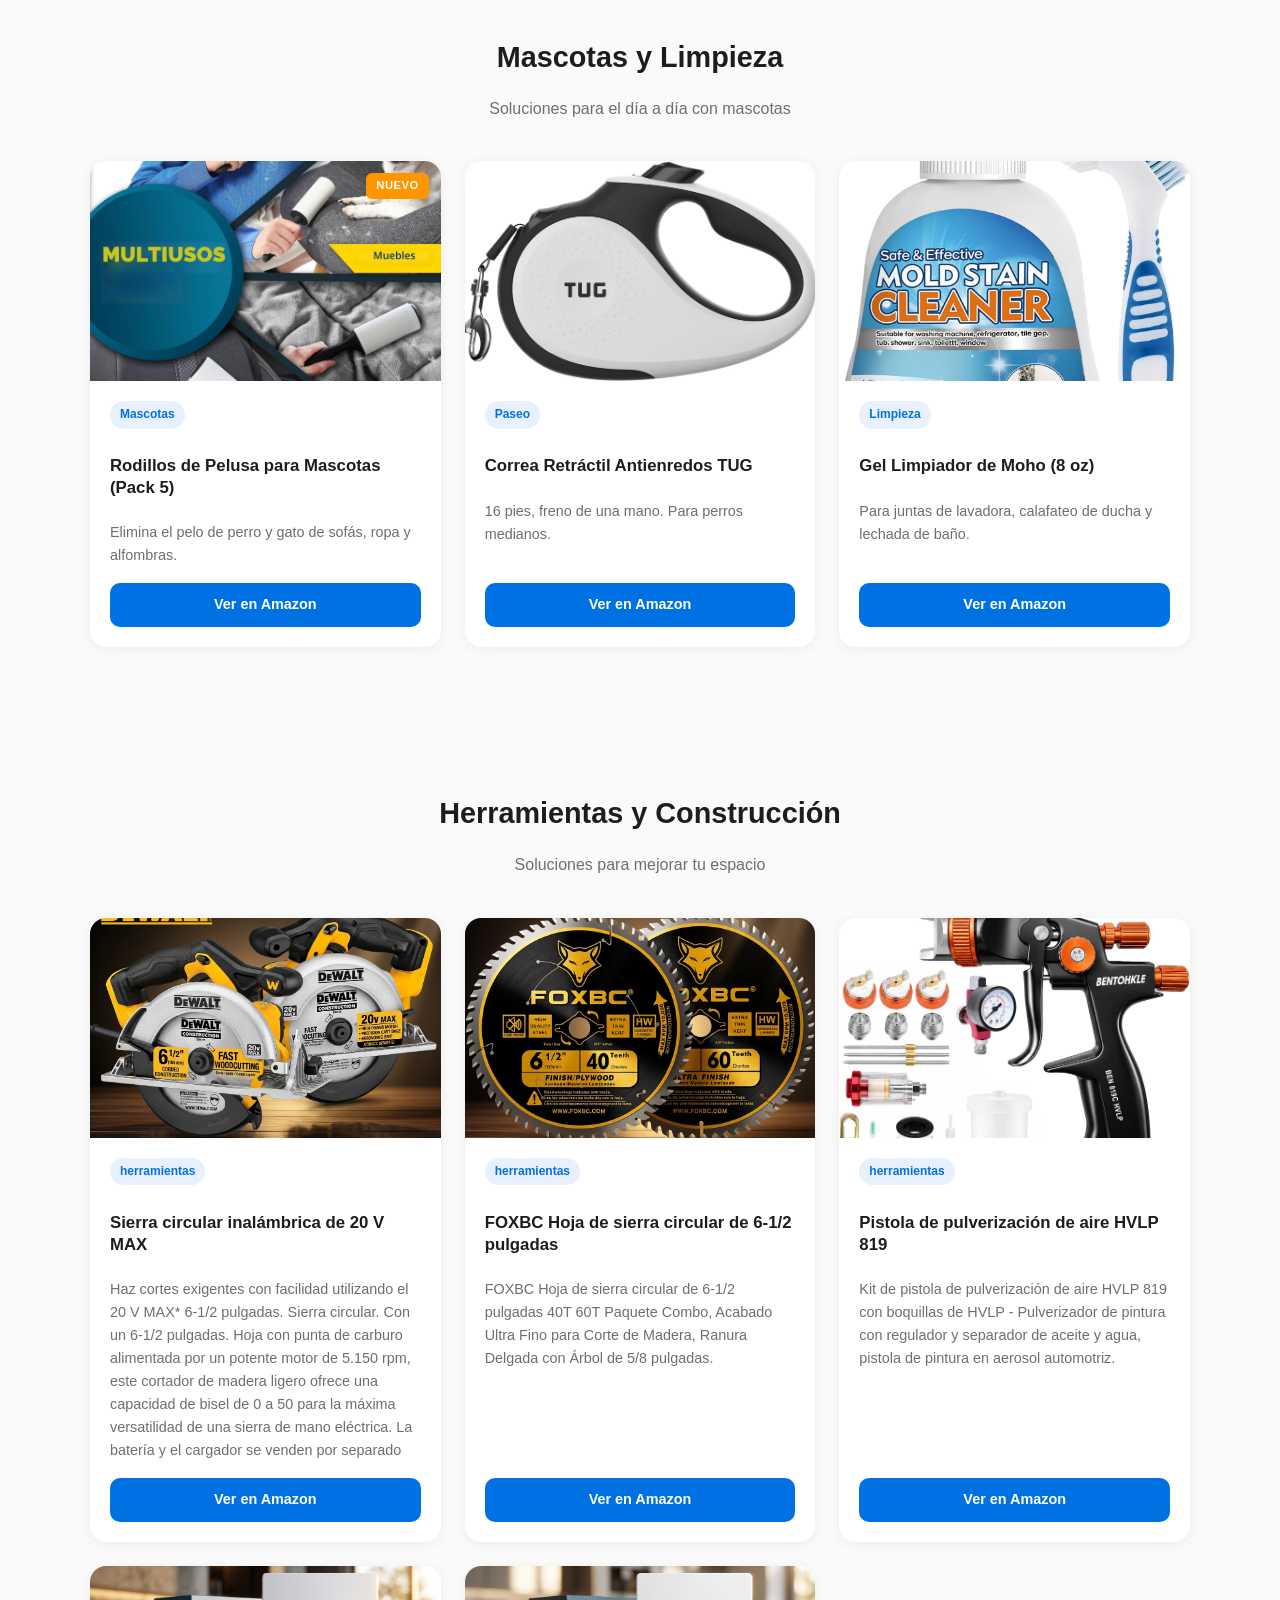
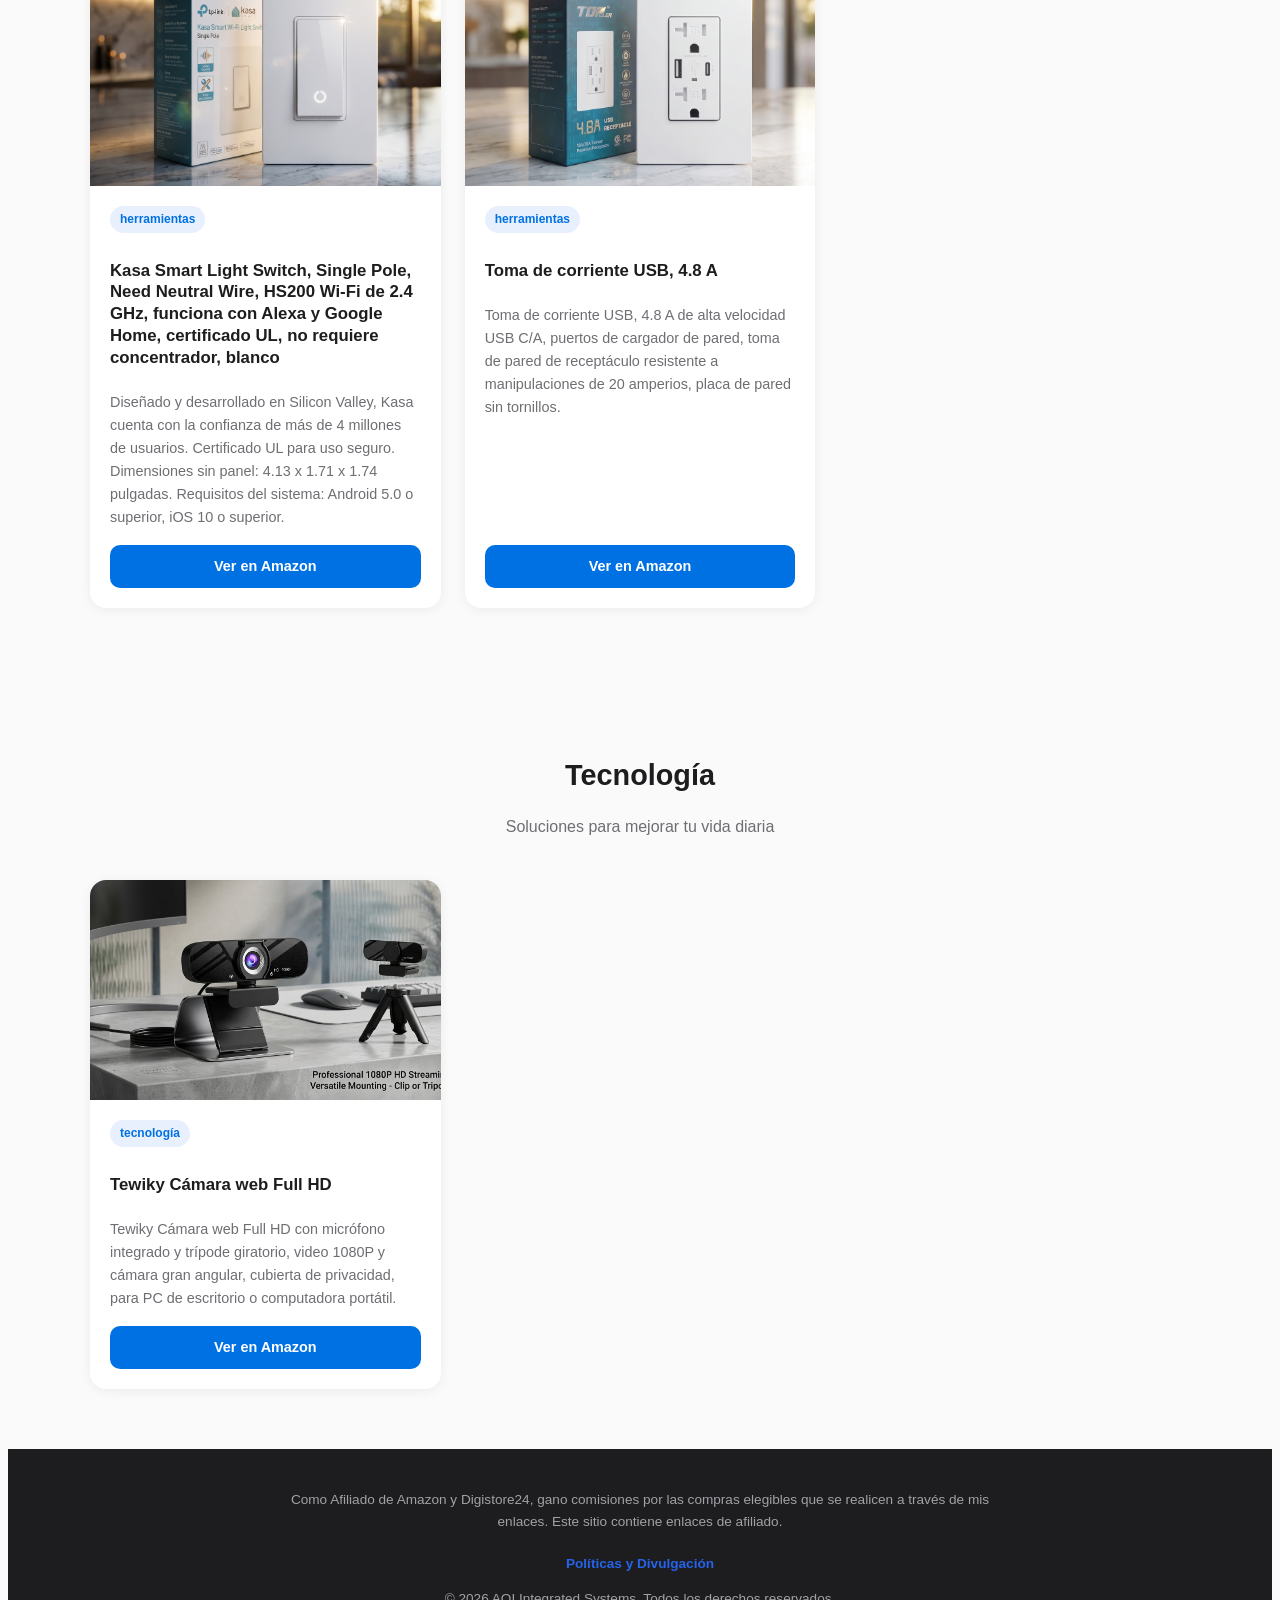
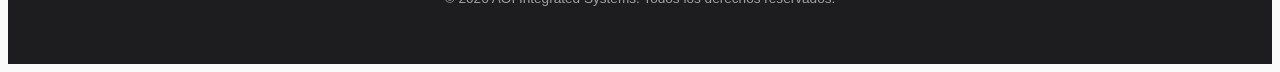
<file: productos.html>
﻿﻿<!DOCTYPE html>
<html lang="es">
<head>
  <!-- Google Tag Manager -->
<script>(function(w,d,s,l,i){w[l]=w[l]||[];w[l].push({'gtm.start':
new Date().getTime(),event:'gtm.js'});var f=d.getElementsByTagName(s)[0],
j=d.createElement(s),dl=l!='dataLayer'?'&l='+l:'';j.async=true;j.src=
'https://www.googletagmanager.com/gtm.js?id='+i+dl;f.parentNode.insertBefore(j,f);
})(window,document,'script','dataLayer','GTM-NTPRTN28');</script>
<!-- End Google Tag Manager -->
<meta charset="UTF-8">
<meta name="viewport" content="width=device-width, initial-scale=1.0">
<title>Productos Recomendados | AOI Integrated Systems</title>
<meta name="description" content="Catálogo completo de productos recomendados para organizar tu hogar y oficina." />

<link rel="icon" type="image/png" href="img/favicon.png">
<link rel="stylesheet" href="css/style.css">

<!-- Open Graph para Facebook -->
<meta property="og:type" content="website">
<meta property="og:title" content="Catálogo de Productos Recomendados | AOI Integrated Systems">
<meta property="og:description" content="Todos los artículos que recomendamos, disponibles en Amazon. Organiza tu hogar y oficina.">
<meta property="og:image" content="https://carlosmazo1037-beep.github.io/amazon-opportunity-intelligence/img/logo.png">
<meta property="og:url" content="https://carlosmazo1037-beep.github.io/amazon-opportunity-intelligence/productos.html">
<meta property="og:site_name" content="AOI Integrated Systems">
</head>
<body>
<!-- Google Tag Manager (noscript) -->
<noscript><iframe src="https://www.googletagmanager.com/ns.html?id=GTM-NTPRTN28"
height="0" width="0" style="display:none;visibility:hidden"></iframe></noscript>
<!-- End Google Tag Manager (noscript) -->
<section class="hero">
<h1>Catálogo de Productos</h1>
<p>Todos los artículos que recomendamos, disponibles en Amazon.</p>
</section>

<section class="section">
<h2>Home Office</h2>
<p class="subtitle">Para trabajar mejor en casa</p>
<div class="grid" id="cat-home-office"></div>
</section>

<section class="section">
<h2>Organización del Hogar</h2>
<p class="subtitle">Aprovecha cada rincón de tu casa</p>
<div class="grid" id="cat-hogar"></div>
</section>

<section class="section">
<h2>Cocina y Meal Prep</h2>
<p class="subtitle">Prepara, guarda y organiza tus comidas</p>
<div class="grid" id="cat-cocina"></div>
</section>

<section class="section">
<h2>Mascotas y Limpieza</h2>
<p class="subtitle">Soluciones para el día a día con mascotas</p>
<div class="grid" id="cat-mascotas"></div>
</section>

<section class="section">
<h2>Herramientas y Construcción</h2>
<p class="subtitle">Soluciones para mejorar tu espacio</p>
<div class="grid" id="cat-herramientas"></div>
</section>

<section class="section">
<h2>Tecnología</h2>
<p class="subtitle">Soluciones para mejorar tu vida diaria</p>
<div class="grid" id="cat-tecnologia"></div>
</section>

<script src="js/layout.js"></script>
<script src="js/productos.js"></script>
<script src="js/contacto.js"></script>
<script src="js/main.js"></script>
<script>
  renderProductosPorCategoria('cat-home-office', ['organizador-gianotter', 'brazo-monitor', 'bridas-cable','Pelota-grande']);
  renderProductosPorCategoria('cat-hogar', ['organizador-cajones', 'cajas-apilables', 'ganchos-adhesivos', 'bolsas-vacio', 'cesta-lavanderia', 'organizador-fregadero', 'organizador-giratorio']);
  renderProductosPorCategoria('cat-cocina', ['recipientes-rubbermaid', 'recipientes-dealusy', 'recipientes-vtopmart', 'forros-airfryer']);
  renderProductosPorCategoria('cat-mascotas', ['rodillos-pelusa', 'correa-perro', 'gel-moho']);
  renderProductosPorCategoria('cat-herramientas', ['sierra-circular-inalambrica', 'fOXBC-Hoja-sierra', 'pistola-pulverización','kasa-Smart-Light','toma-corriente']);
  renderProductosPorCategoria('cat-tecnologia', ['camara']);
</script>

<!-- Script de scroll automático a producto específico -->
<script>
  window.addEventListener('load', function() {
    if (window.location.hash) {
      const elemento = document.querySelector(window.location.hash);
      if (elemento) {
        setTimeout(() => {
          elemento.scrollIntoView({ behavior: 'smooth', block: 'center' });
          // Resaltar el producto por 2 segundos
          elemento.style.boxShadow = '0 0 0 3px #2563eb';
          elemento.style.transition = 'box-shadow 0.3s ease';
          setTimeout(() => {
            elemento.style.boxShadow = '';
          }, 2000);
        }, 300);
      }
    }
  });
</script>

</body>
</html>
</file>
<file: css/style.css>
﻿﻿* { margin: 0; padding: 0; box-sizing: border-box; }
body { font-family: -apple-system, BlinkMacSystemFont, 'Segoe UI', Roboto, sans-serif; background: #fafafa; color: #1d1d1f; line-height: 1.6; }
a { text-decoration: none; color: inherit; }
.nav { background: #fff; border-bottom: 1px solid #e5e5ea; position: sticky; top: 0; z-index: 100; }
.nav-inner { max-width: 1100px; margin: 0 auto; padding: 16px 20px; display: flex; justify-content: space-between; align-items: center; }
.logo { display: flex; align-items: center; gap: 10px; font-weight: 700; font-size: 1.1rem; color: #1d1d1f; }
.logo img { height: 36px; }
.logo span { color: #0071e3; }
.nav-links { display: flex; gap: 24px; font-size: 0.9rem; color: #6e6e73; }
.nav-links a:hover { color: #0071e3; }
.nav-links a.active { color: #0071e3; font-weight: 600; }
.hero { background: linear-gradient(135deg, #1d1d1f 0%, #2d2d30 100%); color: #fff; padding: 80px 20px; text-align: center; position: relative; overflow: hidden; }
.hero::before { content: ''; position: absolute; top: -50%; right: -20%; width: 600px; height: 600px; background: radial-gradient(circle, rgba(0,113,227,0.15) 0%, transparent 70%); border-radius: 50%; }
.hero::after { content: ''; position: absolute; bottom: -30%; left: -10%; width: 400px; height: 400px; background: radial-gradient(circle, rgba(0,113,227,0.1) 0%, transparent 70%); border-radius: 50%; }
.hero-content { position: relative; z-index: 2; }
.hero h1 { font-size: 2.5rem; margin-bottom: 16px; line-height: 1.2; }
.hero p { font-size: 1.1rem; color: #a1a1a6; max-width: 600px; margin: 0 auto 32px; }
.hero .badge { display: inline-block; background: rgba(0,113,227,0.2); color: #4da3ff; padding: 6px 16px; border-radius: 20px; font-size: 0.85rem; font-weight: 600; margin-bottom: 20px; border: 1px solid rgba(0,113,227,0.3); }
.btn-primary { display: inline-block; background: #0071e3; color: #fff; padding: 14px 32px; border-radius: 12px; font-weight: 600; font-size: 1rem; transition: background 0.2s; }
.btn-primary:hover { background: #0077ed; }
.btn-secondary { display: inline-block; background: transparent; color: #0071e3; padding: 12px 24px; border: 2px solid #0071e3; border-radius: 10px; font-weight: 600; font-size: 0.95rem; transition: all 0.2s; margin-top: 20px; }
.btn-secondary:hover { background: #0071e3; color: #fff; }
.section { max-width: 1100px; margin: 0 auto; padding: 60px 20px; }
.section h2 { font-size: 1.8rem; margin-bottom: 12px; text-align: center; }
.section .subtitle { text-align: center; color: #6e6e73; margin-bottom: 40px; font-size: 1rem; }
.about { background: #fff; }
.about-content { max-width: 700px; margin: 0 auto; text-align: center; color: #6e6e73; font-size: 1rem; line-height: 1.8; }
.grid { display: grid; grid-template-columns: repeat(auto-fill, minmax(260px, 1fr)); gap: 24px; }
.card { background: #fff; border-radius: 16px; overflow: hidden; box-shadow: 0 2px 12px rgba(0,0,0,0.06); transition: transform 0.2s, box-shadow 0.2s; display: flex; flex-direction: column; position: relative; }
.card:hover { transform: translateY(-4px); box-shadow: 0 8px 24px rgba(0,0,0,0.1); }
.card img { width: 100%; height: 220px; object-fit: cover; background: #e5e5ea; }
.card-body { padding: 20px; flex: 1; display: flex; flex-direction: column; }
.card .tag { display: inline-block; background: #e8f0fe; color: #0071e3; font-size: 0.75rem; font-weight: 600; padding: 4px 10px; border-radius: 20px; margin-bottom: 10px; align-self: flex-start; }
.card h3 { font-size: 1.05rem; margin-bottom: 8px; line-height: 1.3; }
.card p { font-size: 0.9rem; color: #6e6e73; margin-bottom: 16px; flex: 1; }
.card .badge-seller { position: absolute; top: 12px; right: 12px; background: #ff9500; color: #fff; font-size: 0.7rem; font-weight: 700; padding: 4px 10px; border-radius: 6px; z-index: 2; text-transform: uppercase; letter-spacing: 0.5px; }
.card .badge-new { position: absolute; top: 12px; right: 12px; background: #34c759; color: #fff; font-size: 0.7rem; font-weight: 700; padding: 4px 10px; border-radius: 6px; z-index: 2; text-transform: uppercase; letter-spacing: 0.5px; }
.btn { display: inline-block; background: #0071e3; color: #fff; text-decoration: none; padding: 10px 18px; border-radius: 10px; text-align: center; font-weight: 600; font-size: 0.9rem; transition: background 0.2s; }
.btn:hover { background: #0077ed; }
.blog { background: #f5f5f7; }
.blog-grid { display: grid; grid-template-columns: repeat(auto-fill, minmax(280px, 1fr)); gap: 20px; }
.blog-card { background: #fff; padding: 24px; border-radius: 14px; box-shadow: 0 2px 8px rgba(0,0,0,0.05); transition: transform 0.2s; }
.blog-card:hover { transform: translateY(-3px); }
.blog-card h4 { font-size: 1rem; margin-bottom: 8px; line-height: 1.4; }
.blog-card p { font-size: 0.85rem; color: #6e6e73; margin-bottom: 12px; }
.blog-card .read { color: #0071e3; font-size: 0.85rem; font-weight: 600; }
.contact { background: #fff; text-align: center; }
.contact p { color: #6e6e73; margin-bottom: 24px; }
.social { display: flex; justify-content: center; gap: 16px; flex-wrap: wrap; }
.social a { display: inline-block; padding: 10px 20px; border: 1px solid #e5e5ea; border-radius: 10px; font-size: 0.9rem; color: #1d1d1f; transition: all 0.2s; }
.social a:hover { border-color: #0071e3; color: #0071e3; }
footer { background: #1d1d1f; color: #a1a1a6; padding: 40px 20px; text-align: center; font-size: 0.85rem; }
footer .disclosure { max-width: 700px; margin: 0 auto 20px; line-height: 1.6; }
.testimonials { background: #fff; }
.testimonial-grid { display: grid; grid-template-columns: repeat(auto-fill, minmax(280px, 1fr)); gap: 24px; max-width: 1000px; margin: 0 auto; }
.testimonial { background: #fafafa; padding: 28px; border-radius: 16px; border: 1px solid #e5e5ea; }
.testimonial .stars { color: #ff9500; font-size: 1rem; margin-bottom: 12px; letter-spacing: 2px; }
.testimonial p { font-size: 0.95rem; color: #1d1d1f; line-height: 1.6; margin-bottom: 16px; font-style: italic; }
.testimonial .author { font-size: 0.85rem; color: #6e6e73; font-weight: 600; }
.carousel-section { background: #f5f5f7; overflow: hidden; }
.carousel-wrapper { position: relative; max-width: 1100px; margin: 0 auto; overflow: hidden; padding: 10px 0; }
.carousel-track { display: flex; gap: 16px; animation: scroll 40s linear infinite; width: max-content; }
.carousel-wrapper:hover .carousel-track { animation-play-state: paused; }
.carousel-card { flex: 0 0 240px; background: #fff; padding: 20px; border-radius: 14px; box-shadow: 0 2px 8px rgba(0,0,0,0.05); transition: transform 0.2s; }
.carousel-card:hover { transform: translateY(-4px); box-shadow: 0 6px 20px rgba(0,0,0,0.1); }
.carousel-card h4 { font-size: 0.95rem; margin-bottom: 8px; line-height: 1.4; color: #1d1d1f; }
.carousel-card p { font-size: 0.8rem; color: #6e6e73; margin-bottom: 12px; line-height: 1.5; }
.carousel-card .read { color: #0071e3; font-size: 0.8rem; font-weight: 600; }
@keyframes scroll { 0% { transform: translateX(0); } 100% { transform: translateX(-50%); } }
.carousel-wrapper::before, .carousel-wrapper::after { content: ''; position: absolute; top: 0; bottom: 0; width: 60px; z-index: 2; pointer-events: none; }
.carousel-wrapper::before { left: 0; background: linear-gradient(to right, #f5f5f7, transparent); }
.carousel-wrapper::after { right: 0; background: linear-gradient(to left, #f5f5f7, transparent); }
.menu-toggle { display: none; background: none; border: none; cursor: pointer; padding: 8px; flex-direction: column; gap: 5px; }
.menu-toggle span { display: block; width: 24px; height: 2px; background: #1d1d1f; transition: 0.3s; }
.menu-toggle.open span:nth-child(1) { transform: rotate(45deg) translate(5px, 5px); }
.menu-toggle.open span:nth-child(2) { opacity: 0; }
.menu-toggle.open span:nth-child(3) { transform: rotate(-45deg) translate(5px, -5px); }
.contact-form { max-width: 500px; margin: 0 auto; text-align: left; }
.form-group { margin-bottom: 20px; }
.form-group label { display: block; font-size: 0.9rem; font-weight: 600; color: #1d1d1f; margin-bottom: 6px; }
.form-group input, .form-group textarea { width: 100%; padding: 12px 16px; border: 1px solid #e5e5ea; border-radius: 10px; font-size: 0.95rem; font-family: inherit; background: #fff; transition: border-color 0.2s; }
.form-group input:focus, .form-group textarea:focus { outline: none; border-color: #0071e3; }
.form-group textarea { resize: vertical; min-height: 120px; }
.form-status { margin-top: 16px; font-size: 0.9rem; text-align: center; }
.form-status.success { color: #34c759; }
.form-status.error { color: #ff3b30; }
@media (max-width: 768px) {
  .hero h1 { font-size: 1.8rem; }
  .section h2 { font-size: 1.5rem; }
  .menu-toggle { display: flex; }
  .nav-links { display: none; position: absolute; top: 100%; left: 0; right: 0; background: #fff; flex-direction: column; padding: 20px; gap: 16px; border-bottom: 1px solid #e5e5ea; box-shadow: 0 4px 12px rgba(0,0,0,0.08); }
  .nav-links.open { display: flex; }
  .nav { position: relative; }
}

/* FORMULARIO DE CONTACTO - FORZADO */
.contact-form { max-width: 500px; margin: 0 auto; text-align: left; display: block; }
.contact-form .form-group { margin-bottom: 20px; display: block; }
.contact-form .form-group label { display: block; font-size: 0.9rem; font-weight: 600; color: #1d1d1f; margin-bottom: 6px; width: 100%; }
.contact-form .form-group input,
.contact-form .form-group textarea { display: block; width: 100%; padding: 12px 16px; border: 1px solid #e5e5ea; border-radius: 10px; font-size: 0.95rem; font-family: inherit; background: #fff; transition: border-color 0.2s; box-sizing: border-box; }
.contact-form .form-group input:focus,
.contact-form .form-group textarea:focus { outline: none; border-color: #0071e3; }
.contact-form .form-group textarea { resize: vertical; min-height: 120px; }
.contact-form .btn-primary { border: none; cursor: pointer; }
.contact-form .form-status { margin-top: 16px; font-size: 0.9rem; text-align: center; }
.contact-form .form-status.success { color: #34c759; }
.contact-form .form-status.error { color: #ff3b30; }
</file>
